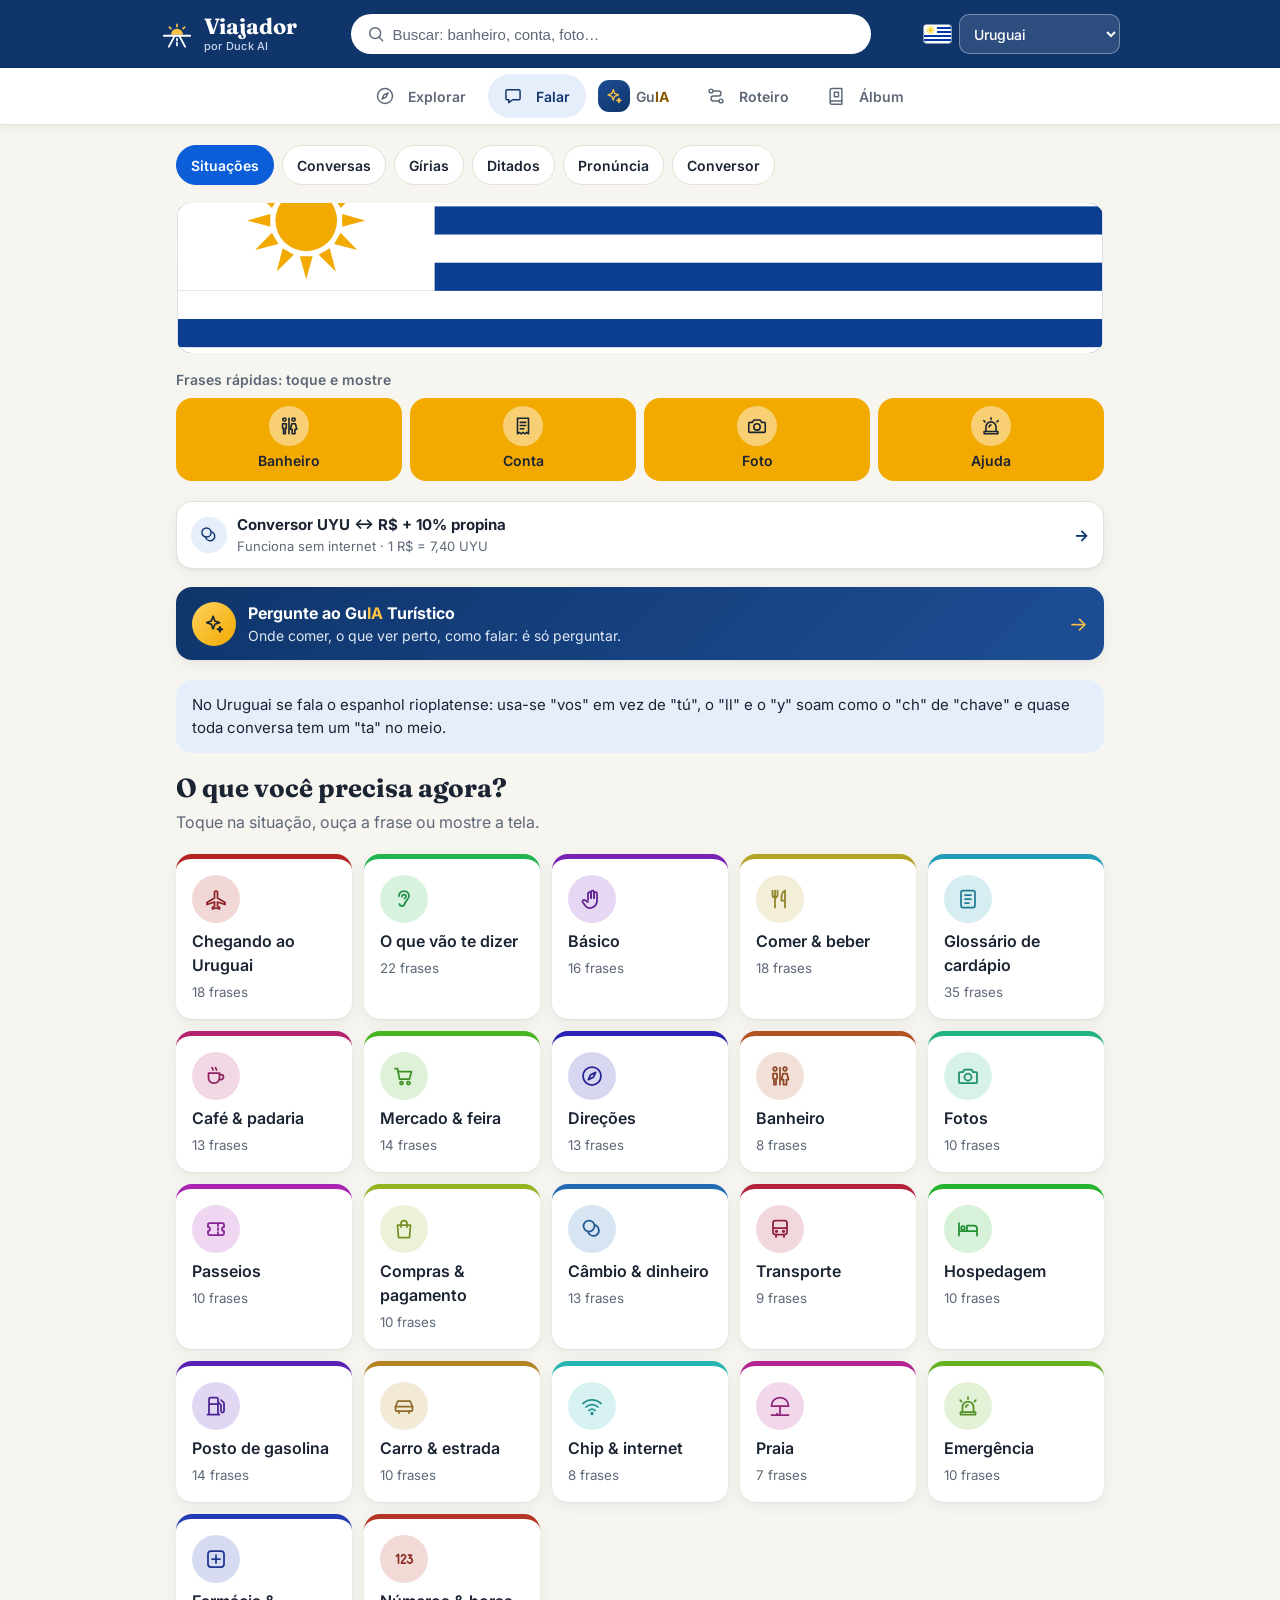
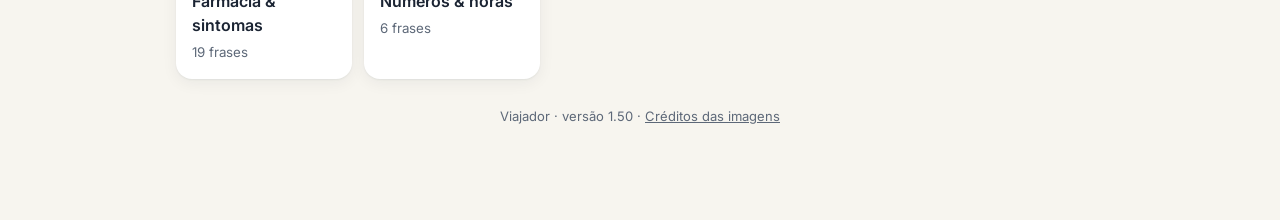
<file: index.html>
<!doctype html>
<html lang="pt-BR">
<head>
  <meta charset="utf-8">
  <meta name="viewport" content="width=device-width, initial-scale=1, viewport-fit=cover">
  <title>Viajador</title>
  <meta name="description" content="Guia de bolso para viajar pelo Uruguai e pelo Rio Grande do Sul: roteiros, lugares perto de você, frases com pronúncia, gírias, álbum, história e GuIA, mesmo sem internet.">
  <meta name="theme-color" content="#0F356B" media="(prefers-color-scheme: light)">
  <meta name="theme-color" content="#0b2a63" media="(prefers-color-scheme: dark)">
  <link rel="manifest" href="manifest.webmanifest">
  <link rel="icon" href="icons/icon.svg" type="image/svg+xml">
  <link rel="apple-touch-icon" href="icons/apple-touch-icon.png">
  <meta name="mobile-web-app-capable" content="yes">
  <meta name="apple-mobile-web-app-capable" content="yes">
  <meta name="apple-mobile-web-app-title" content="Viajador">
  <link rel="preconnect" href="https://fonts.googleapis.com">
  <link rel="preconnect" href="https://fonts.gstatic.com" crossorigin>
  <link href="https://fonts.googleapis.com/css2?family=Fraunces:opsz,wght@9..144,600;9..144,700&family=Inter:wght@400;500;600&display=swap" rel="stylesheet">
  <link rel="stylesheet" href="styles.css">
</head>
<body>
  <!-- Abertura com o Duck enquanto os dados do destino carregam; o app.js tira com transição quando a tela está pronta. -->
  <div class="abertura" id="abertura" role="status">
    <div class="duck-loading">
      <div class="duck-quadro">
        <video autoplay loop muted playsinline disablepictureinpicture poster="img/duck-loading-poster.webp" aria-hidden="true">
          <source src="img/duck-loading.webm" type="video/webm">
          <source src="img/duck-loading.mp4" type="video/mp4">
        </video>
        <img class="duck-img" src="img/duck-loading.webp" alt="" aria-hidden="true">
      </div>
      <p>Preparando o mapa da viagem…</p>
    </div>
  </div>
  <script>
    // Sem movimento: fica só a imagem. Segurança: se o app não abrir, a abertura some sozinha em 8 s.
    (function () {
      var a = document.getElementById("abertura");
      if (!a) return;
      if (window.matchMedia && matchMedia("(prefers-reduced-motion: reduce)").matches) { var v = a.querySelector("video"); if (v) v.remove(); }
      setTimeout(function () { a.classList.add("saindo"); }, 8000);
    })();
  </script>
  <a class="pular" href="#conteudo" id="pular">Pular para o conteúdo</a>
  <header class="topo" id="topo">
    <div class="topo-linha">
      <!-- Símbolo C: sol nascendo sobre o horizonte e a estrada. Mesmo desenho de icons/icon.svg. -->
      <a href="#/" class="marca" aria-label="Viajador, início">
        <svg class="marca-simbolo" viewBox="0 0 48 48" aria-hidden="true" focusable="false">
          <path class="marca-sol" d="M15.5 25A8.5 8.5 0 0 1 32.5 25Z"/>
          <g class="marca-raios"><path d="M24 10.5v3"/><path d="M13.2 14.4l2.1 2.1"/><path d="M34.8 14.4l-2.1 2.1"/></g>
          <g class="marca-estrada"><path d="M5.5 26.5H42.5" stroke-width="2.6"/><path d="M20.8 26.5 12.5 42"/><path d="M27.2 26.5 35.5 42"/><path d="M24 30.5v2.6M24 36.2v4"/></g>
        </svg>
        <span class="marca-texto"><span>Viajador</span><span class="marca-assina">por Duck AI</span></span>
      </a>
      <label class="busca">
        <span class="sr">Buscar frase</span>
        <svg class="ico busca-lupa" viewBox="0 0 24 24" aria-hidden="true" focusable="false"><circle cx="11" cy="11" r="6.5"/><path d="m20 20-4.4-4.4"/></svg>
        <input id="busca" type="search" placeholder="Buscar: banheiro, conta, foto…" autocomplete="off">
      </label>
      <label class="pais">
        <span class="pais-bandeira" id="pais-bandeira" aria-hidden="true"></span>
        <span class="sr">País</span>
        <select id="pais"></select>
      </label>
    </div>
    <!-- Cinco pilares (docs/APP_SPEC.md). No celular a barra vai para baixo da tela, com o GuIA elevado no centro;
         no PC fica na 2ª linha do topo. As outras seções viram sub-abas dentro de cada pilar (PILARES, em app.js). -->
    <nav class="abas" id="abas" aria-label="Seções principais">
      <a href="#/guia" data-pilar="explorar"><span class="aba-icone"><svg class="ico" viewBox="0 0 24 24" aria-hidden="true" focusable="false"><circle cx="12" cy="12" r="9"/><path d="m15.6 8.4-2.3 4.9-4.9 2.3 2.3-4.9z"/></svg></span><span class="aba-nome">Explorar</span></a>
      <a href="#/" data-pilar="falar"><span class="aba-icone"><svg class="ico" viewBox="0 0 24 24" aria-hidden="true" focusable="false"><path d="M5 4.5h14A1.5 1.5 0 0 1 20.5 6v9a1.5 1.5 0 0 1-1.5 1.5h-7.5L7 20v-3.5H5A1.5 1.5 0 0 1 3.5 15V6A1.5 1.5 0 0 1 5 4.5z"/></svg></span><span class="aba-nome" id="aba-falar-nome">Falar</span></a>
      <a href="#/ia" data-pilar="ia" class="aba-ia"><span class="aba-icone"><svg class="ico" viewBox="0 0 24 24" aria-hidden="true" focusable="false"><path d="M11 3.5l1.9 5.1 5.1 1.9-5.1 1.9L11 17.5l-1.9-5.1L4 10.5l5.1-1.9z"/><path d="M18.5 15l.8 2 2 .8-2 .8-.8 2-.8-2-2-.8 2-.8z"/></svg></span><span class="aba-nome">Gu<span class="ia">IA</span></span></a>
      <a href="#/roteiro" data-pilar="roteiro"><span class="aba-icone"><svg class="ico" viewBox="0 0 24 24" aria-hidden="true" focusable="false"><circle cx="6" cy="6" r="2.25"/><circle cx="18" cy="18" r="2.25"/><path d="M8.25 6H15a3 3 0 0 1 0 6H9a3 3 0 0 0 0 6h6.75"/></svg></span><span class="aba-nome">Roteiro</span></a>
      <a href="#/album" data-pilar="album"><span class="aba-icone"><svg class="ico" viewBox="0 0 24 24" aria-hidden="true" focusable="false"><path d="M5 5a2 2 0 0 1 2-2h12v15H7a2 2 0 0 0-2 2z"/><path d="M5 20a2 2 0 0 0 2 2h12v-4"/><path d="M10 7.5h5v5.5h-5z"/></svg></span><span class="aba-nome">Álbum</span></a>
    </nav>
  </header>

  <main id="conteudo" class="conteudo" tabindex="-1"></main>

  <div class="mostrar" id="mostrar" hidden role="dialog" aria-modal="true" aria-label="Frase em tela cheia">
    <div class="mostrar-barra">
      <button class="mostrar-btn" id="mostrar-menos" aria-label="Diminuir letra">A−</button>
      <button class="mostrar-btn" id="mostrar-mais" aria-label="Aumentar letra">A+</button>
      <button class="mostrar-btn" id="mostrar-girar" aria-label="Girar frase" aria-pressed="false"><svg class="ico" viewBox="0 0 24 24" aria-hidden="true" focusable="false"><path d="M19.5 12a7.5 7.5 0 1 1-2.2-5.3"/><path d="M19.5 4.5v4h-4"/></svg></button>
      <button class="mostrar-btn" id="mostrar-ouvir" aria-label="Ouvir frase"><svg class="ico" viewBox="0 0 24 24" aria-hidden="true" focusable="false"><path d="M4 9.5v5h3.5L12 18.5v-13L7.5 9.5z"/><path d="M15.5 9a4 4 0 0 1 0 6"/><path d="M18 6.5a7.5 7.5 0 0 1 0 11"/></svg></button>
      <button class="mostrar-btn mostrar-fechar" id="mostrar-fechar" aria-label="Fechar"><svg class="ico" viewBox="0 0 24 24" aria-hidden="true" focusable="false"><path d="m6.5 6.5 11 11M17.5 6.5l-11 11"/></svg></button>
    </div>
    <div class="mostrar-texto" id="mostrar-texto">
      <p class="mostrar-es" id="mostrar-es" lang="es"></p>
      <p class="mostrar-pr" id="mostrar-pr"></p>
      <p class="mostrar-pt" id="mostrar-pt"></p>
    </div>
    <p class="mostrar-acesa" id="mostrar-acesa" hidden><svg class="ico" viewBox="0 0 24 24" aria-hidden="true" focusable="false"><circle cx="12" cy="12" r="4"/><path d="M12 3v1.5M12 19.5V21M3 12h1.5M19.5 12H21M5.6 5.6l1.1 1.1M17.3 17.3l1.1 1.1M5.6 18.4l1.1-1.1M17.3 6.7l1.1-1.1"/></svg> Tela fica acesa</p>
  </div>

  <!-- GPS do Explorar: só abre quando a permissão ainda não foi dada. -->
  <dialog class="dialogo-gps" id="dialogo-gps" aria-labelledby="dialogo-gps-titulo">
    <svg class="ico dialogo-gps-icone" viewBox="0 0 24 24" aria-hidden="true" focusable="false"><circle cx="12" cy="12" r="6.5"/><circle cx="12" cy="12" r="2"/><path d="M12 2.5v3M12 18.5v3M2.5 12h3M18.5 12h3"/></svg>
    <h2 id="dialogo-gps-titulo">Ver o que dá pra ir a pé</h2>
    <p>Sua localização fica só neste aparelho e serve para ordenar a lista pelo que está mais perto.</p>
    <div class="dialogo-gps-botoes">
      <button type="button" class="btn" id="gps-agora-nao">Agora não</button>
      <button type="button" class="btn btn-ficha" id="gps-ativar">Ativar localização</button>
    </div>
  </dialog>

  <div class="aviso" id="aviso" role="status" aria-live="polite"></div>

  <!-- Ranking online. A chave publicável pode ficar aqui: as regras em supabase/ranking.sql protegem os dados. -->
  <script>window.VIAJADOR_SUPABASE = { url: "https://tmhpqmhmjxgpjudruftr.supabase.co", chave: "sb_publishable_qmWelbAPViqydfEpaUXrUA_vaeuThW1" };</script>
  <!-- Um script por país (inclua também em NUCLEO, no sw.js); o primeiro é o padrão. -->
  <script src="data/uy.js"></script>
  <script src="data/rs.js"></script>
  <script src="app.js"></script>
</body>
</html>
</file>
<file: styles.css>
:root {
  --fundo: #f7f5ef;
  --cartao: #ffffff;
  --texto: #1b2433;
  --suave: #5d6878;
  --linha: #e5e1d6;
  --celeste: #0f356b;
  --celeste-claro: #e6eefb;
  --sol: #f2a900;
  --sol-claro: #fff4d6;
  --topo: #0f356b;
  --borda-btn: #7d8796;
  --foco: #0f356b;
  /* Acento territorial: só em chips ativos; a marca (topo, barra, botões principais) fica neutra. */
  --acento: #0f356b;
  --sombra: 0 1px 2px rgba(20, 30, 50, .06), 0 4px 16px rgba(20, 30, 50, .06);
  --raio: 16px;
  /* Onda B: turnos do roteiro (cor e texto sobre ela), verde de "Já fui" e dourado para texto (contraste AA no papel). */
  --turno-manha: #d98a00; --turno-manha-txt: #1b2433;
  --turno-tarde: #b44a1f; --turno-tarde-txt: #fff;
  --turno-noite: #3d4f8f; --turno-noite-txt: #fff;
  --verde: #1e7a4c; --verde-claro: #e3f3ea;
  --sol-texto: #8a5800;
  color-scheme: light;
}
@media (prefers-color-scheme: dark) {
  :root {
    --fundo: #0f1420;
    --cartao: #182030;
    --texto: #eef1f6;
    --suave: #9aa6b8;
    --linha: #283247;
    --celeste: #8fb6ff;
    --celeste-claro: #1c2a47;
    --sol: #ffc23d;
    --sol-claro: #2e2614;
    --topo: #0b2a63;
    --borda-btn: #6f7c91;
    --foco: #ffc23d;
    --sombra: 0 1px 2px rgba(0, 0, 0, .3);
    --turno-manha: #ffc445; --turno-manha-txt: #1b2433;
    --turno-tarde: #ff8f5a; --turno-tarde-txt: #1b2433;
    --turno-noite: #8fa3e8; --turno-noite-txt: #1b2433;
    --verde: #4cc38a; --verde-claro: #12291e;
    --sol-texto: #ffc23d;
    --acento: #8fb6ff;
    color-scheme: dark;
  }
}
/* UY: azul da bandeira. RS: verde-mate. Texto branco sobre o acento com contraste de 5:1 ou mais; no escuro, texto escuro. */
:root[data-pais="uy"] { --acento: #0b5ed7; --acento-txt: #fff; }
:root[data-pais="rs"] { --acento: #1b7a4a; --acento-txt: #fff; }
@media (prefers-color-scheme: dark) {
  :root[data-pais="uy"] { --acento: #7db0ff; --acento-txt: #0f1420; }
  :root[data-pais="rs"] { --acento: #63c995; --acento-txt: #0f1420; }
}

* { box-sizing: border-box; }
html { -webkit-text-size-adjust: 100%; scroll-padding-top: 130px; }
body {
  margin: 0;
  background: var(--fundo);
  color: var(--texto);
  font: 16px/1.5 Inter, system-ui, sans-serif;
}
a { color: inherit; }
button { font: inherit; color: inherit; }
.sr { position: absolute; width: 1px; height: 1px; overflow: hidden; clip: rect(0 0 0 0); }

/* Foco sempre visível; sobre o azul do topo e do "Mostrar" o anel é dourado. */
:focus-visible { outline: 3px solid var(--foco); outline-offset: 2px; }
.topo :focus-visible, .mostrar :focus-visible, .pular:focus-visible { outline-color: #ffc23d; }
.conteudo:focus-visible { outline: none; }
.pular {
  position: absolute; left: 8px; top: -80px; z-index: 20;
  background: var(--topo); color: #fff; padding: 12px 16px; border-radius: 12px;
}
.pular:focus { top: 8px; }
@media (prefers-reduced-motion: reduce) {
  * { transition: none !important; }
}

/* Topo */
.topo {
  position: sticky; top: 0; z-index: 10;
  background: var(--topo);
  color: #fff;
  padding: 12px 16px 12px;
  padding-top: max(12px, env(safe-area-inset-top));
}
.topo-linha { display: flex; flex-wrap: wrap; align-items: center; justify-content: space-between; column-gap: 16px; max-width: 760px; margin: 0 auto; }
.marca { display: flex; align-items: center; gap: 10px; min-height: 44px; text-decoration: none; font: 700 22px Fraunces, Georgia, serif; }
.marca-simbolo { flex: none; width: 34px; height: 34px; fill: none; stroke-linecap: round; }
.marca-sol { fill: #ffc445; }
.marca-raios { stroke: #ffc445; stroke-width: 2.4; }
.marca-estrada { stroke: #fff; stroke-width: 2.4; }
.marca-texto { display: grid; line-height: 1.05; }
.marca-assina { font: 500 11px Inter, system-ui, sans-serif; letter-spacing: .02em; color: #c9d6ee; }
.pais { display: flex; align-items: center; gap: 8px; }
.pais-bandeira { display: flex; }
.bandeira { width: 27px; height: 18px; border-radius: 3px; box-shadow: 0 0 0 1px rgba(255, 255, 255, .5); vertical-align: middle; }
h1 .bandeira { width: 36px; height: 24px; margin-right: 4px; vertical-align: -2px; box-shadow: 0 0 0 1px rgba(10, 20, 40, .15); }
.pais select {
  height: 40px; border: 1px solid rgba(255, 255, 255, .35); border-radius: 10px; padding: 0 10px;
  font: 500 14px Inter, system-ui, sans-serif;
  background: rgba(255, 255, 255, .12); color: #fff; cursor: pointer;
}
.pais option { background: #fff; color: #1b2433; }
/* Busca em pílula com lupa à esquerda (protótipo v2). */
.busca { position: relative; display: block; order: 3; flex: 1 0 100%; margin: 6px 0 0; }
.busca-lupa { position: absolute; left: 15px; top: 50%; width: 19px; height: 19px; transform: translateY(-50%); color: #5d6878; pointer-events: none; }
.busca input {
  width: 100%; border: 0; border-radius: 999px;
  padding: 12px 16px 12px 44px; font-size: 16px;
  background: #fff; color: #1b2433;
}
.busca input { min-height: 44px; }
@media (min-width: 700px) { .busca input { min-height: 40px; height: 40px; padding: 8px 16px 8px 42px; font-size: 15px; } }
.busca input::placeholder { color: #5d6878; opacity: 1; }
/* Cinco pilares. No PC, uma linha de abas no topo azul; no celular, barra clara embaixo com o GuIA elevado. */
.abas { position: relative; display: flex; gap: 4px; max-width: 760px; margin: 8px auto 0; }
.abas > a {
  flex: none; display: flex; align-items: center; gap: 7px; min-height: 44px; padding: 0 12px; text-decoration: none;
  font-size: 14px; font-weight: 500; color: #dfe7f5; border-bottom: 3px solid transparent;
}
.abas > a:hover { color: #fff; }
.abas > a.ativa { color: #fff; border-color: var(--sol); }
.abas .ico { width: 18px; height: 18px; }
.aba-icone { display: inline-grid; place-items: center; }
/* "GuIA": o IA em destaque, para o I maiúsculo não ser lido como l na fonte sem serifa. */
.abas .ia { color: var(--sol); font-weight: 700; }
.abas :focus-visible { outline-offset: -3px; }
.abas [hidden] { display: none; }
.abas > a.aba-ia { align-self: center; min-height: 36px; margin: 0 4px; padding: 0 14px; border: 0; border-radius: 999px; color: #fff; font-weight: 600;
  background: rgba(255, 196, 69, .14); box-shadow: inset 0 0 0 1.5px var(--sol); }
.abas > a.aba-ia .aba-icone { color: var(--sol); }
.abas > a.aba-ia.ativa { background: rgba(255, 196, 69, .28); box-shadow: inset 0 0 0 2px var(--sol); }

/* Sub-abas de cada pilar (Explorar, Falar, Álbum): chips logo abaixo do topo. O ativo usa o acento do território. */
.subabas { display: flex; flex-wrap: wrap; gap: 8px; margin: 0 0 18px; }
.subaba {
  display: inline-flex; align-items: center; min-height: 40px; padding: 0 14px; border-radius: 999px; white-space: nowrap;
  border: 1px solid var(--linha); background: var(--cartao); color: var(--texto); font-size: 14px; font-weight: 600; text-decoration: none;
}
.subaba:hover { border-color: var(--acento); }
.subaba.ativa { background: var(--acento); border-color: var(--acento); color: var(--acento-txt, #fff); }
@media (max-width: 699px) {
  .subabas { flex-wrap: nowrap; overflow-x: auto; scrollbar-width: none; margin: -4px -16px 16px; padding: 4px 16px; }
  .subabas::-webkit-scrollbar { display: none; }
  .subaba { flex: none; }
}
/* Filtros de cidade ou região ativos também levam o acento. */
.filtros .btn.on[data-acao="filtro"], .filtros .btn.on[data-acao="regiao"], .filtros .btn.on[data-acao="roteiro-cidade"] {
  background: var(--acento); border-color: var(--acento); color: var(--acento-txt, #fff);
}

/* PC e notebook: busca na mesma linha da marca, para o topo ocupar menos altura. */
@media (min-width: 700px) {
  .busca { order: 0; flex: 1 1 auto; max-width: 420px; margin: 0; }
}

/* Celular: as abas viram uma barra fixa embaixo, ao alcance do polegar. */
@media (max-width: 699px) {
  .abas {
    position: fixed; left: 0; right: 0; bottom: 0; z-index: 10;
    max-width: none; margin: 0; gap: 0; align-items: flex-end;
    padding: 4px max(4px, env(safe-area-inset-left)) max(6px, env(safe-area-inset-bottom)) max(4px, env(safe-area-inset-right));
    background: var(--cartao); border-top: 1px solid var(--linha); box-shadow: 0 -2px 12px rgba(10, 20, 40, .08);
  }
  .abas > a {
    flex: 1 1 0; min-width: 0; flex-direction: column; justify-content: center; gap: 3px;
    min-height: 56px; padding: 4px 2px; margin: 0;
    font-size: 11.5px; line-height: 1.2; text-align: center; color: var(--suave); border-bottom: 0;
  }
  .abas > a:hover { color: var(--texto); }
  .abas > a .aba-icone { width: 48px; height: 30px; border-radius: 999px; }
  .abas .ico { width: 22px; height: 22px; }
  .abas > a.ativa { color: var(--celeste); font-weight: 700; }
  .abas > a.ativa .aba-icone { background: var(--celeste-claro); }
  .abas .ia { color: var(--sol-texto); }
  /* GuIA no centro, elevado: quadrado azul com ícone dourado e anel da cor da barra. */
  .abas > a.aba-ia { align-self: flex-end; min-height: 56px; margin: 0; padding: 4px 2px; border-radius: 0; background: none; box-shadow: none; color: var(--suave); font-weight: 700; }
  .abas > a.aba-ia .aba-icone {
    width: 54px; height: 54px; margin-top: -26px; border-radius: 18px; color: #ffc445;
    background: linear-gradient(150deg, #1d4e95, #0f356b); box-shadow: 0 0 0 5px var(--cartao), 0 8px 18px rgba(15, 53, 107, .35);
  }
  .abas > a.aba-ia .ico { width: 26px; height: 26px; }
  .abas > a.aba-ia.ativa { background: none; box-shadow: none; color: var(--celeste); }
  .abas > a.aba-ia.ativa .aba-icone { background: linear-gradient(150deg, #1d4e95, #0f356b); box-shadow: 0 0 0 5px var(--cartao), 0 0 0 7px var(--sol); }
  .abas :focus-visible { outline-color: var(--foco); }
  .conteudo { padding-bottom: calc(96px + env(safe-area-inset-bottom)); }
  .aviso { bottom: calc(80px + env(safe-area-inset-bottom)); }
  /* Com o teclado aberto, a barra só atrapalharia. */
  body:has(input:focus, textarea:focus) .abas { display: none; }
}

/* Conteúdo */
.conteudo { max-width: 760px; margin: 0 auto; padding: 20px 16px 80px; outline: none; }
h1, h2, h3 { font-family: Fraunces, Georgia, serif; line-height: 1.2; margin: 0; }
h1 { font-size: 26px; margin-bottom: 6px; }
h2 { font-size: 20px; margin: 28px 0 12px; }
.lead { color: var(--suave); margin: 0 0 20px; }
.voltar { display: inline-flex; align-items: center; min-height: 44px; margin-bottom: 4px; color: var(--celeste); text-decoration: none; font-weight: 500; }

/* Frases rápidas */
.rapidas { margin-bottom: 20px; }
.rapidas-titulo { font-size: 14px; font-weight: 600; color: var(--suave); margin: 0 0 8px; }
.rapidas-grade { display: grid; grid-template-columns: repeat(4, 1fr); gap: 8px; }
.rapida {
  display: flex; flex-direction: column; align-items: center; justify-content: center; gap: 2px;
  min-height: 76px; padding: 8px 4px; border: 0; border-radius: var(--raio);
  background: var(--sol); color: #1b2433; font-size: 14px; font-weight: 600; cursor: pointer;
  transition: transform .15s;
}
.rapida:active { transform: scale(.97); }
.rapida .emoji { font-size: 24px; line-height: 1.2; }

.grade { display: grid; grid-template-columns: repeat(auto-fill, minmax(150px, 1fr)); gap: 12px; }
.categoria {
  display: flex; flex-direction: column; gap: 6px;
  padding: 16px; border-radius: var(--raio);
  background: var(--cartao); box-shadow: var(--sombra);
  text-decoration: none; transition: transform .15s;
}
.categoria:active { transform: scale(.97); }
.categoria .emoji { font-size: 28px; }
.categoria strong { font-weight: 600; }
.categoria small { color: var(--suave); }

.lista { display: grid; gap: 10px; }
.frase {
  background: var(--cartao); border-radius: var(--raio); box-shadow: var(--sombra);
  padding: 14px 16px;
}
.frase-es { font-size: 19px; font-weight: 600; margin: 0; }
.frase-pr {
  display: inline-block; margin: 6px 0 4px;
  background: var(--sol-claro); color: var(--texto);
  padding: 2px 8px; border-radius: 6px;
  font-size: 14px; letter-spacing: .02em;
}
.frase-pt { color: var(--suave); margin: 0; }
.frase-dica { margin: 8px 0 0; font-size: 14px; padding-left: 10px; border-left: 3px solid var(--sol); }
.frase-regioes { margin: 8px 0 0; font-size: 13px; color: var(--suave); }
.frase-acoes { display: flex; flex-wrap: wrap; gap: 8px; margin-top: 10px; }
mark { background: #ffe08a; color: #1b2433; border-radius: 3px; padding: 0 1px; }
.btn {
  border: 1px solid var(--borda-btn); background: transparent;
  border-radius: 999px; min-height: 44px; padding: 6px 14px; font-size: 14px; cursor: pointer;
  display: inline-flex; align-items: center; gap: 6px;
}
.btn:hover { background: var(--celeste-claro); }
.btn.on { background: var(--sol); border-color: var(--sol); color: #1b2433; }

.intro {
  background: var(--celeste-claro); border-radius: var(--raio);
  padding: 14px 16px; margin-bottom: 20px; font-size: 15px;
}

.tabela { display: grid; gap: 10px; }
.item { background: var(--cartao); border-radius: var(--raio); box-shadow: var(--sombra); padding: 14px 16px; }
.item h3 { font-size: 18px; }
.item p { margin: 4px 0 0; }
.item .suave { color: var(--suave); font-size: 14px; }
.check { display: flex; gap: 12px; align-items: flex-start; cursor: pointer; min-height: 44px; }
.check input { width: 22px; height: 22px; margin: 2px 0 0; flex: none; accent-color: var(--celeste); }
.check small { display: block; margin-top: 2px; }
.check input:checked + span strong { text-decoration: line-through; }
.btn-gps { min-height: 44px; }
.chat { display: grid; gap: 10px; margin-bottom: 14px; }
.chat-msg { max-width: 88%; padding: 10px 14px; border-radius: 16px; background: var(--cartao); box-shadow: var(--sombra); }
.chat-msg p { margin: 0; white-space: pre-wrap; }
.chat-msg .btn { margin-top: 8px; }
.chat-eu { justify-self: end; background: var(--celeste); color: #fff; border-bottom-right-radius: 4px; }
.chat-guia { justify-self: start; border-bottom-left-radius: 4px; }
.chat-erro { justify-self: start; background: var(--sol-claro); }
.chat-pensando p { animation: pulsar 1.2s infinite; }
@keyframes pulsar { 50% { opacity: .4; } }
.chat-sugestoes { display: flex; flex-wrap: wrap; gap: 8px; }
.chat-sugestoes .btn { min-height: 44px; text-align: left; }
.chat-entrada textarea { width: 100%; padding: 12px; font: inherit; font-size: 16px; border: 1px solid var(--borda-btn); border-radius: 12px; background: var(--cartao); color: var(--texto); resize: vertical; }
.chat-botoes { display: flex; flex-wrap: wrap; gap: 8px; margin-top: 8px; }
.chat-opcao { display: flex; gap: 8px; align-items: center; margin-top: 10px; font-size: 14px; }
@media (prefers-reduced-motion: reduce) { .chat-pensando p { animation: none; } }
.capa { display: block; width: 100%; height: auto; max-height: 150px; object-fit: cover; border-radius: var(--raio); margin-bottom: 16px; }
.heroi { margin: 0 0 14px; }
.heroi img { display: block; width: 100%; max-height: 300px; object-fit: cover; border-radius: var(--raio); background: var(--linha); }
.credito { margin: 6px 0 0; font-size: 12px; color: var(--suave); }
.credito a, .versao a { color: inherit; }
.mini { flex: none; width: 76px; height: 76px; object-fit: cover; border-radius: 12px; background: var(--linha); }
.lugar-foto { display: block; width: 100%; max-height: 190px; object-fit: cover; border-radius: 12px; margin-bottom: 10px; background: var(--linha); }
.pessoa { display: flex; gap: 12px; align-items: flex-start; }
.retrato { flex: none; width: 68px; height: 68px; object-fit: cover; object-position: top; border-radius: 50%; border: 3px solid var(--sol); background: var(--linha); }
.categoria { border-top: 5px solid var(--cor, var(--sol)); }
.categoria .emoji { display: inline-grid; place-items: center; width: 48px; height: 48px; border-radius: 50%; background: color-mix(in srgb, var(--cor, var(--sol)) 18%, transparent); }
.selo { flex: none; width: 56px; height: 56px; border-radius: 14px; }
.nivel { border-left: 6px solid var(--cor-nivel); }
.nivel-turista { --cor-nivel: #2a9d8f; }
.nivel-viajante { --cor-nivel: #2f6fd0; }
.nivel-uruguaio { --cor-nivel: #7a4a24; }
.nivel-extreme { --cor-nivel: #e4441a; }
.nivel-futebol { --cor-nivel: #2e8b3d; }
.quiz-topo { display: flex; align-items: center; gap: 10px; }
.quiz-topo .selo { width: 44px; height: 44px; }
.quiz-topo p { margin: 0; line-height: 1.3; }
.quiz-topo .suave { font-size: 14px; color: var(--suave); }
.quiz-placar { margin-left: auto !important; text-align: right; font-size: 14px; color: var(--suave); }
.quiz-acertos { font: 700 22px Fraunces, Georgia, serif; color: var(--texto); }
.quiz-seguidas { font-weight: 600; color: #b55a00; }
/* Uma casa por pergunta: verde acertou, vermelho errou, contorno na atual. */
.quiz-segmentos { list-style: none; display: flex; gap: 4px; margin: 12px 0 4px; padding: 0; }
.quiz-segmentos li { flex: 1; height: 8px; border-radius: 999px; background: var(--linha); transition: background .25s; }
.quiz-segmentos li.atual { background: var(--sol); }
.quiz-segmentos li.certa { background: #1b7f4b; }
.quiz-segmentos li.errada { background: #c0392b; }
.quiz-opcao { display: flex; align-items: center; gap: 12px; width: 100%; font-size: 16px; }
.quiz-opcao:not(:disabled):hover { border-color: var(--celeste); }
.quiz-letra {
  flex: none; display: grid; place-items: center; width: 28px; height: 28px; border-radius: 8px;
  background: var(--celeste-claro); color: var(--celeste); font-size: 14px; font-weight: 700;
}
.quiz-texto { flex: 1; min-width: 0; }
.quiz-marca { flex: none; font-weight: 700; font-size: 18px; }
.quiz-marca.certa { color: #1b7f4b; }
.quiz-marca.errada { color: #c0392b; }
.quiz-opcao.certa .quiz-letra { background: #1b7f4b; color: #fff; }
.quiz-opcao.errada .quiz-letra { background: #c0392b; color: #fff; }
.quiz-opcao.apagada { opacity: .6; }
.quiz-retorno { margin: 0 0 4px; padding: 12px 14px; border-radius: 12px; border-left: 4px solid; animation: surgir .25s ease-out; }
.quiz-retorno p { margin: 6px 0 0; }
.quiz-retorno > strong { font-size: 17px; }
.quiz-retorno.certa { background: #dff5e8; border-color: #1b7f4b; color: #123; }
.quiz-retorno.errada { background: #fbe4e1; border-color: #c0392b; color: #123; }
.btn-principal { min-height: 52px; background: var(--sol); border-color: var(--sol); color: #1b2433; font-size: 16px; font-weight: 600; }
.btn-principal:hover { background: #ffc23d; }
#quiz-proxima { scroll-margin-bottom: 96px; } /* acima da barra de abas */
.quiz-resultado { text-align: center; }
.quiz-resultado h1 { font-size: 34px; }
.quiz-resultado .lead { margin-bottom: 8px; }
.quiz-resultado .quiz-segmentos { max-width: 320px; margin: 8px auto 12px; }
.recorde { display: inline-block; padding: 2px 10px; border-radius: 999px; background: var(--sol-claro); color: var(--texto); font-weight: 600; font-size: 13px; }
.quiz-revisao { margin-top: 20px; }
.quiz-revisao summary { cursor: pointer; font-weight: 600; min-height: 44px; display: flex; align-items: center; }
.quiz-revisao ol { margin: 4px 0 0; padding-left: 20px; }
.quiz-revisao li { margin-bottom: 14px; }
.quiz-revisao li p { margin: 4px 0 0; }
.nivel-progresso { display: block; height: 6px; margin: 8px 0 4px; border-radius: 999px; background: var(--linha); overflow: hidden; }
.nivel-progresso span { display: block; height: 100%; background: var(--cor-nivel, var(--sol)); }
.nivel-info { font-size: 13px; color: var(--suave); }
.nivel-info .recorde { margin-left: 2px; }
@media (prefers-reduced-motion: reduce) { .quiz-retorno { animation: none; } }
@media (prefers-color-scheme: dark) { .quiz-seguidas { color: var(--sol); } }
.quiz-imagem, .quiz-revela { display: block; width: 100%; max-height: 300px; object-fit: cover; border-radius: var(--raio); margin-bottom: 14px; background: var(--linha); }
.quiz-revela { margin-top: 12px; animation: surgir .35s ease-out; }
.quiz-revela-pessoa { width: 140px; height: 140px; border-radius: 50%; object-position: top; }
.quiz-opcao.certa { animation: certo .4s ease-out; }
.quiz-opcao.errada { animation: errado .35s ease-out; }
.medalha { display: block; width: 110px; height: 110px; margin: 8px auto 12px; animation: surgir .45s ease-out; }
@keyframes surgir { from { opacity: 0; transform: scale(.9); } to { opacity: 1; transform: none; } }
@keyframes certo { 50% { transform: scale(1.03); } }
@keyframes errado { 25% { transform: translateX(-6px); } 75% { transform: translateX(6px); } }
@media (prefers-reduced-motion: reduce) { .quiz-revela, .quiz-opcao.certa, .quiz-opcao.errada, .medalha { animation: none; } }
.versao { margin-top: 28px; text-align: center; font-size: 13px; color: var(--suave); }
.ranking { margin: 8px 0 16px; padding-left: 22px; }
.ranking li { margin-bottom: 6px; }
.ranking-nivel { margin-top: 14px; font-size: 16px; }
.ranking-nome { display: block; margin: 12px 0 8px; font-weight: 600; }
.ranking-nome input { display: block; width: 100%; margin-top: 6px; padding: 12px; font-size: 16px; border: 1px solid var(--borda-btn); border-radius: 10px; background: var(--cartao); color: var(--texto); }
a.btn { text-decoration: none; }
.filtros a.btn { min-height: 44px; }
.linha-tempo { list-style: none; margin: 0; padding: 0 0 0 14px; border-left: 3px solid var(--sol); }
.linha-tempo li { margin-bottom: 16px; }
.linha-tempo p { margin: 2px 0 0; font-size: 15px; }
.linha-data { display: block; font-size: 13px; font-weight: 600; color: var(--celeste); }
.quiz-pergunta { font-size: 22px; margin: 10px 0 16px; }
.quiz-opcoes { display: grid; gap: 10px; margin-bottom: 14px; }
.quiz-opcao { min-height: 48px; padding: 10px 14px; text-align: left; border: 1px solid var(--linha); border-radius: 12px; background: var(--cartao); cursor: pointer; }
.quiz-opcao:disabled { cursor: default; color: var(--texto); }
.quiz-opcao.certa { border: 2px solid #1b7f4b; background: #dff5e8; color: #123; }
.quiz-opcao.errada { border: 2px solid #c0392b; background: #fbe4e1; color: #123; }
.filtros { display: flex; flex-wrap: wrap; gap: 8px; margin-bottom: 16px; }
.filtros .btn { min-height: 44px; }
.ver-todos { margin-top: 16px; width: 100%; justify-content: center; }
.gps-nota { color: var(--suave); font-size: 14px; margin: 8px 0 16px; }
.ponto { display: flex; gap: 12px; align-items: flex-start; text-decoration: none; }
.ponto .emoji { font-size: 26px; line-height: 1.2; }
.ponto-texto { display: flex; flex-direction: column; gap: 2px; }
.ponto-dist { font-weight: 600; color: var(--celeste); }
.historia { margin-top: 16px; }
.historia p { margin: 0 0 12px; font-size: 17px; line-height: 1.6; }
.fontes { margin: 0; padding-left: 20px; font-size: 14px; }
.fontes li { margin-bottom: 8px; }
.fontes a { color: var(--celeste); }
.item .ex { font-style: italic; font-size: 14px; color: var(--suave); }
.alerta { color: #c0392b; }
@media (prefers-color-scheme: dark) { .alerta { color: #ff8a7a; } }

.lugar { margin-bottom: 14px; }
.lugar-topo { display: flex; gap: 10px; align-items: baseline; }
.lugar .lista { margin-top: 10px; }
.lugar .frase { box-shadow: none; border: 1px solid var(--linha); }

.vazio { text-align: center; color: var(--suave); padding: 40px 0; }
.instalar { margin-top: 28px; }
.instalar p { margin: 0; color: var(--suave); font-size: 14px; }

/* Mostrar em tela cheia */
.mostrar {
  --escala: 1;
  --ajuste: 1;
  --base: clamp(32px, 9vw, 64px);
  position: fixed; inset: 0; z-index: 50;
  background: var(--topo); color: #fff;
  display: flex; flex-direction: column;
  padding: max(12px, env(safe-area-inset-top)) 16px max(12px, env(safe-area-inset-bottom));
  text-align: center;
}
.mostrar[hidden] { display: none; }
.mostrar-barra { display: flex; gap: 8px; flex: none; height: 48px; }
.mostrar-btn {
  width: 48px; height: 48px; border-radius: 50%; border: 0; padding: 0;
  background: rgba(255, 255, 255, .15); color: #fff; font-size: 18px; font-weight: 600; cursor: pointer;
}
.mostrar-btn:disabled { color: #a9bbdb; cursor: default; }
.mostrar-btn[aria-pressed="true"] { background: var(--sol); color: #1b2433; }
.mostrar-fechar { margin-left: auto; font-size: 28px; font-weight: 400; }
.mostrar-texto { flex: 1; min-height: 0; display: flex; flex-direction: column; overflow: auto; padding: 16px 8px; }
.mostrar-texto > :first-child { margin-top: auto; }
.mostrar-texto > :last-child { margin-bottom: auto; }
.mostrar-es {
  font: 700 calc(var(--base) * var(--escala) * var(--ajuste))/1.15 Fraunces, Georgia, serif;
  margin: 0; overflow-wrap: anywhere;
}
.mostrar-pr { margin: 20px 0 0; font-size: 18px; color: #ffe08a; }
.mostrar-pr:empty { display: none; }
.mostrar-pt { color: #dfe7f5; margin: 8px 0 0; font-size: 18px; }
.mostrar-acesa { flex: none; margin: 0; font-size: 14px; color: #dfe7f5; }

/* Girada: quem está à frente lê com o celular deitado, sem depender da rotação do sistema. */
.mostrar.girada { --base: clamp(32px, 9vh, 72px); }
.mostrar.girada .mostrar-texto {
  position: absolute; top: 50%; left: 50%; flex: none;
  width: calc(100vh - 144px); width: calc(100dvh - 144px);
  height: calc(100vw - 32px);
  transform: translate(-50%, -50%) rotate(90deg);
}
.mostrar.girada .mostrar-acesa { position: absolute; left: 0; right: 0; bottom: 12px; }

.aviso {
  position: fixed; left: 50%; bottom: 24px; transform: translateX(-50%) translateY(40px);
  background: var(--texto); color: var(--fundo);
  padding: 10px 16px; border-radius: 999px; font-size: 14px;
  opacity: 0; transition: .2s; pointer-events: none;
}
.aviso.visivel { opacity: 1; transform: translateX(-50%); }

/* Roteiro */
.roteiro-dias { display: flex; align-items: center; gap: 12px; margin: 8px 0 16px; }
.roteiro-dias strong { min-width: 64px; text-align: center; }
.roteiro-lista { list-style: none; padding: 0; margin: 8px 0 0; display: grid; gap: 14px; }
.roteiro-item .suave { margin: 4px 0 0; }
.roteiro-dia h2 { margin-top: 0; }
.etiqueta-roteiro { display: inline-block; margin-left: 4px; padding: 2px 8px; border-radius: 999px; font-size: 12px; font-weight: 600; background: var(--celeste-claro); color: var(--texto); vertical-align: middle; }
.etiqueta-roteiro.obrig { background: var(--sol); color: #1b2433; }
.roteiro-turno { margin-top: 14px; }
.roteiro-turno h3 { margin: 0 0 6px; font-size: 14px; text-transform: uppercase; letter-spacing: .04em; color: var(--celeste); }
.roteiro-item .etiqueta-roteiro { margin: 4px 4px 0 0; }
.roteiro-item strong { margin-right: 4px; }
.roteiro-estrada { font-size: 14px; padding: 8px 10px; border-radius: 10px; background: var(--celeste-claro); }
.roteiro-b { margin: 6px 0 0; font-size: 14px; }

/* Roteiro enxuto: um lugar por linha; dica, plano B e botões abrem ao tocar. */
.roteiro-ajustes, .roteiro-salvos { margin: 4px 0 12px; padding: 0 16px; }
.roteiro-ajustes > summary, .roteiro-salvos > summary {
  display: flex; align-items: center; gap: 12px; min-height: 48px; cursor: pointer; font-weight: 600; list-style: none;
}
.roteiro-ajustes > summary::-webkit-details-marker, .roteiro-salvos > summary::-webkit-details-marker,
.roteiro-lugar summary::-webkit-details-marker { display: none; }
.roteiro-resumo { flex: 1; min-width: 0; }
.roteiro-ajustar { color: var(--celeste); font-size: 14px; flex: none; }
.roteiro-ajustes[open] .roteiro-ajustar { visibility: hidden; }
.roteiro-ajustes[open] { padding-bottom: 4px; }
.roteiro-barra { display: flex; flex-wrap: wrap; gap: 8px; }
.roteiro-barra .btn { min-height: 44px; }
.roteiro-dia .roteiro-lista { gap: 0; margin-top: 0; }
.roteiro-lugar { display: flex; align-items: flex-start; gap: 4px; border-bottom: 1px solid var(--linha); }
.roteiro-lugar:last-child { border-bottom: 0; }
.roteiro-lugar details { flex: 1; min-width: 0; }
.roteiro-lugar summary { display: flex; align-items: center; gap: 8px; min-height: 48px; cursor: pointer; list-style: none; }
.roteiro-nome { flex: 1; min-width: 0; font-weight: 600; }
.roteiro-tempo { flex: none; font-size: 14px; color: var(--suave); }
.roteiro-lugar summary::after {
  content: ""; flex: none; width: 8px; height: 8px; margin: 0 4px 4px;
  border-right: 2px solid var(--suave); border-bottom: 2px solid var(--suave); transform: rotate(45deg); transition: transform .15s;
}
.roteiro-lugar details[open] > summary::after { transform: rotate(-135deg); margin-bottom: -4px; }
.estrela-obrig { color: #b07a00; }
.roteiro-mais { padding: 0 0 12px; }
.roteiro-mais .lugar-acoes { margin-top: 8px; }
.roteiro-dia .roteiro-item:not(.roteiro-lugar) { padding: 10px 0; }
.roteiro-dia .roteiro-estrada { margin: 6px 0; padding: 8px 10px; }
.btn-tirar {
  flex: none; width: 44px; height: 48px; border: 0; background: none; cursor: pointer;
  color: var(--suave); font-size: 16px; border-radius: 10px;
}
.btn-tirar:hover { background: var(--celeste-claro); color: var(--texto); }
.roteiro-trocar { margin-top: 8px; border-radius: 12px; background: var(--celeste-claro); }
.roteiro-trocar > summary { display: flex; align-items: center; gap: 6px; min-height: 44px; padding: 0 12px; cursor: pointer; font-weight: 600; font-size: 14px; color: var(--celeste); }
.roteiro-trocar > p { margin: 0; padding: 0 12px; font-size: 13px; }
.roteiro-opcoes { list-style: none; margin: 4px 0 0; padding: 0 6px 6px; }
.roteiro-opcao {
  display: flex; flex-direction: column; align-items: flex-start; gap: 2px; width: 100%; min-height: 48px; padding: 6px 8px;
  border: 0; border-radius: 10px; background: none; color: var(--texto); font: inherit; text-align: left; cursor: pointer;
}
.roteiro-opcao:hover { background: var(--cartao); }
.roteiro-opcao small { color: var(--suave); font-size: 13px; }
.etiqueta-troca { display: inline-block; padding: 0 6px; border-radius: 999px; background: var(--celeste-claro); color: var(--celeste); font-size: 11px; font-weight: 700; vertical-align: middle; }
.roteiro-aviso { margin: 0 0 12px; }
.link-btn { border: 0; background: none; padding: 0 2px; min-height: 44px; font: inherit; font-weight: 600; color: var(--celeste); text-decoration: underline; cursor: pointer; }
.roteiro-salvos-lista { list-style: none; margin: 0; padding: 0 0 8px; }
.roteiro-salvos-lista li { display: flex; align-items: center; gap: 4px; border-top: 1px solid var(--linha); }
.roteiro-abrir {
  flex: 1; min-width: 0; min-height: 52px; padding: 6px 0; border: 0; background: none; cursor: pointer;
  text-align: left; font-weight: 600; display: flex; flex-direction: column; justify-content: center;
}
.roteiro-abrir small { font-weight: 400; color: var(--suave); }
@media (prefers-color-scheme: dark) { .estrela-obrig { color: var(--sol); } }

/* Quero ir / Já fui */
.lugar-acoes { margin-top: 8px; }
.ponto-perto { margin: -4px 0 8px; font-size: 14px; display: flex; align-items: center; gap: 8px; flex-wrap: wrap; }
.roteiro-modos { margin-bottom: 4px; }
.roteiro-fora { margin-top: 16px; }
.roteiro-fora summary { cursor: pointer; font-weight: 600; min-height: 44px; display: flex; align-items: center; }

/* Álbum "Por onde andei": capa, páginas de papel e figurinhas, no espírito dos álbuns de banca. */
.album-barra { display: grid; grid-template-columns: minmax(90px, auto) 1fr auto; gap: 10px; align-items: center; margin: 10px 0; }
.album-rotulo { font-weight: 600; }
.album-rotulo small { display: block; font-weight: 400; font-size: 12px; color: var(--suave, #5b6475); }
.album-trilho { height: 10px; border-radius: 999px; background: var(--celeste-claro); overflow: hidden; }
.album-trilho > span { display: block; height: 100%; background: var(--sol); border-radius: inherit; transition: width .6s ease; }
.album-num { font-variant-numeric: tabular-nums; font-size: 14px; }

/* Capa */
.album-capa {
  position: relative; overflow: hidden; display: grid; justify-items: center; gap: 4px; text-align: center;
  margin-bottom: 16px; padding: 28px 20px 24px; border-radius: 20px; color: #fff;
  background:
    radial-gradient(circle at 15% 20%, rgba(255, 255, 255, .14) 0 2px, transparent 3px) 0 0 / 34px 34px,
    linear-gradient(150deg, var(--topo), #072456 70%);
  box-shadow: inset 0 0 0 6px rgba(255, 255, 255, .08), var(--sombra);
}
.album-capa::before { /* lombada */
  content: ""; position: absolute; inset: 0 auto 0 0; width: 14px;
  background: linear-gradient(90deg, rgba(0, 0, 0, .35), rgba(255, 255, 255, .08) 60%, transparent);
}
.capa-texto { display: grid; justify-items: center; gap: 4px; }
.capa-pct { margin: 4px 0 0; font-size: 14px; opacity: .9; }
.capa-pct strong { font: 700 20px Fraunces, Georgia, serif; color: #ffd166; }
/* Mapa: o contorno se enche com a bandeira; os alfinetes mostram cada cidade ou região. */
.capa-mapa { width: min(240px, 70vw); height: auto; overflow: visible; }
.mapa-sombra { fill: rgba(0, 0, 0, .35); transform: translate(4px, 6px); }
.mapa-borda { fill: none; stroke: #fff; stroke-width: 3; stroke-linejoin: round; }
.mapa-nivel { transform-box: fill-box; transform-origin: 50% 100%; animation: encher 1.4s cubic-bezier(.3, .8, .3, 1) .2s both; }
.pino circle { fill: color-mix(in srgb, var(--sol) calc(var(--p) * 1%), #fff); stroke: #0b2a63; stroke-width: 3; transition: transform .2s ease; transform-box: fill-box; transform-origin: center; }
.pino.completo circle { fill: var(--sol); }
.pino path { fill: none; stroke: #0b2a63; stroke-width: 2.5; stroke-linecap: round; stroke-linejoin: round; pointer-events: none; }
.pino:hover circle { transform: scale(1.3); }
@media (min-width: 640px) {
  .album-capa.com-mapa { grid-template-columns: auto 1fr; justify-items: start; align-items: center; gap: 8px 28px; padding: 24px 32px; text-align: left; }
  .album-capa.com-mapa .capa-texto { justify-items: start; }
  .album-capa.com-mapa .capa-mapa { width: 230px; }
}
.capa-kicker { margin: 6px 0 0; font-size: 12px; font-weight: 700; letter-spacing: .14em; text-transform: uppercase; color: #ffd166; }
.album-capa h1 {
  margin: 0; font-size: clamp(30px, 7vw, 44px);
  background: linear-gradient(100deg, #fff 40%, #ffe7a3 50%, #fff 60%) 0 0 / 250% 100%; -webkit-background-clip: text; background-clip: text; color: transparent;
  animation: capa-brilho 3.5s ease-in-out 1 .3s;
}
.capa-sub { margin: 0; opacity: .85; }
.capa-selo {
  position: absolute; top: 14px; right: 14px; margin: 0; width: 76px; height: 76px; border-radius: 50%;
  display: grid; place-content: center; text-align: center; line-height: 1.05;
  background: var(--sol); color: #1b2433; transform: rotate(10deg);
  box-shadow: 0 0 0 4px rgba(255, 255, 255, .25), 0 4px 10px rgba(0, 0, 0, .3);
}
.capa-selo strong { font: 700 26px Fraunces, Georgia, serif; }
.capa-selo small { font-size: 11px; font-weight: 600; }
.capa-abrir { margin-top: 12px; background: #fff; color: #0b2a63; border-color: #fff; font-weight: 600; min-height: 44px; }
.capa-abrir:hover { background: #ffe7a3; }
@media (max-width: 420px) { .album-capa:not(.com-mapa) { padding-top: 96px; } .capa-selo { width: 64px; height: 64px; } .capa-selo strong { font-size: 22px; } }

/* Índice de páginas */
.album-indice { display: grid; grid-template-columns: repeat(auto-fill, minmax(160px, 1fr)); gap: 12px; }
.miniatura {
  position: relative; display: flex; flex-direction: column; gap: 6px; min-height: 120px; padding: 12px 12px 10px 18px;
  border-radius: 6px 14px 14px 6px; text-decoration: none; color: var(--texto); background: var(--cartao); box-shadow: var(--sombra);
  transition: transform .2s ease, box-shadow .2s ease;
}
.mini-foto { display: block; height: 78px; margin: -12px -12px 4px -18px; border-radius: 6px 14px 0 0; overflow: hidden; background: var(--celeste-claro); }
.mini-foto img { width: 100%; height: 100%; object-fit: cover; filter: grayscale(calc(1 - var(--p) / 100)); transition: filter .4s ease, transform .4s ease; }
.miniatura:hover .mini-foto img { transform: scale(1.06); }
.miniatura::before { content: ""; position: absolute; inset: 0 auto 0 0; width: 6px; border-radius: 6px 0 0 6px; background: var(--topo); }
.miniatura:hover { transform: translateY(-3px) rotate(-.6deg); box-shadow: 0 10px 24px rgba(20, 30, 50, .15); }
.miniatura.completa::after { content: "✓"; position: absolute; top: 8px; right: 10px; width: 24px; height: 24px; border-radius: 50%;
  display: grid; place-items: center; background: var(--sol); color: #1b2433; font-weight: 700; font-size: 13px; }
.mini-num { font: 700 12px Inter, system-ui, sans-serif; color: var(--suave); letter-spacing: .06em; }
.mini-num::before { content: "Pág. "; }
.miniatura strong { font-family: Fraunces, Georgia, serif; line-height: 1.2; }
.mini-slots { display: flex; flex-wrap: wrap; gap: 3px; margin-top: auto; }
.mini-slots i { width: 12px; height: 16px; border-radius: 2px; border: 1px dashed color-mix(in srgb, var(--texto) 35%, transparent); }
.mini-slots i.on { border: 0; background: var(--sol); box-shadow: 0 1px 2px rgba(0, 0, 0, .25); }

/* Página */
.album-pagina {
  position: relative; padding: 18px 16px 16px; border-radius: 6px 18px 18px 6px;
  background:
    repeating-linear-gradient(0deg, transparent 0 27px, color-mix(in srgb, var(--celeste) 7%, transparent) 27px 28px),
    var(--cartao);
  box-shadow: inset 10px 0 14px -10px rgba(0, 0, 0, .25), var(--sombra);
  transform-origin: left center;
}
.album-pagina.vira-frente { animation: virar-frente .5s cubic-bezier(.2, .7, .3, 1); }
.album-pagina.vira-tras { animation: virar-tras .5s cubic-bezier(.2, .7, .3, 1); transform-origin: right center; }
.pagina-topo { display: grid; grid-template-columns: 1fr auto; align-items: end; gap: 2px 12px; margin-bottom: 8px; padding-bottom: 10px; border-bottom: 2px solid var(--sol); }
.pagina-num { grid-column: 1 / -1; font-size: 12px; font-weight: 700; letter-spacing: .08em; text-transform: uppercase; color: var(--suave); }
.pagina-topo h1 { margin: 0; }
.pagina-conta { font: 600 15px Inter, system-ui, sans-serif; color: var(--suave); }
.pagina-conta strong { font: 700 26px Fraunces, Georgia, serif; color: var(--texto); }
.pagina-nav { display: flex; justify-content: space-between; gap: 10px; margin-top: 18px; }
.pagina-nav .btn { min-height: 44px; }

/* Carimbo de página completa */
.carimbos { display: flex; flex-wrap: wrap; gap: 12px; margin: 12px 0 4px; }
.carimbo {
  display: grid; justify-items: center; margin: 0; padding: 8px 14px; border: 3px double #c0392b; border-radius: 10px;
  color: #c0392b; text-transform: uppercase; transform: rotate(var(--gira)); opacity: .85; mix-blend-mode: multiply;
}
@media (prefers-color-scheme: dark) { .carimbo { color: #ff8a7a; border-color: #ff8a7a; mix-blend-mode: normal; } }
.carimbo-nivel { font: 700 18px Fraunces, Georgia, serif; letter-spacing: .06em; }
.carimbo-data { font-size: 11px; font-weight: 700; letter-spacing: .1em; }
.carimbo-giria { font-size: 12px; text-transform: none; font-style: italic; }
.carimbo.batendo { animation: carimbar .55s cubic-bezier(.3, 1.5, .5, 1) both; }

/* Figurinhas */
.album-figurinhas { display: grid; grid-template-columns: repeat(auto-fill, minmax(130px, 1fr)); gap: 18px 14px; margin-top: 16px; }
.figurinha { display: flex; flex-direction: column; gap: 8px; }
.fig-cartao { position: relative; aspect-ratio: 3 / 4; border-radius: 10px; }
.figurinha.vaga .fig-cartao {
  display: flex; flex-direction: column; align-items: center; justify-content: center; gap: 4px; padding: 10px; text-align: center;
  border: 2px dashed color-mix(in srgb, var(--texto) 30%, transparent);
  background: repeating-linear-gradient(-45deg, transparent 0 8px, color-mix(in srgb, var(--texto) 4%, transparent) 8px 16px);
  color: var(--suave);
}
.figurinha.vaga .fig-num { position: static; font: 700 22px Fraunces, Georgia, serif; color: color-mix(in srgb, var(--texto) 45%, transparent); background: none; box-shadow: none; padding: 0; }
.fig-silhueta { font-size: 38px; filter: grayscale(1); opacity: .28; }
.figurinha.vaga strong { font-size: 13px; line-height: 1.25; color: var(--texto); opacity: .75; }
.figurinha.vaga small { font-size: 11px; text-transform: uppercase; letter-spacing: .08em; }

.figurinha.colada .fig-cartao {
  display: flex; flex-direction: column; overflow: hidden; padding: 6px; background: #fff;
  box-shadow: 0 1px 1px rgba(0, 0, 0, .15), 0 6px 14px rgba(20, 30, 50, .18);
  transform: perspective(700px) rotate(var(--gira)) rotateX(var(--rx, 0deg)) rotateY(var(--ry, 0deg));
  transition: transform .25s ease, box-shadow .25s ease;
}
.figurinha.colada .fig-cartao.inclinada { transition: none; transform: perspective(700px) rotateX(var(--rx)) rotateY(var(--ry)) scale(1.04); box-shadow: 0 16px 30px rgba(20, 30, 50, .28); z-index: 1; }
.fig-arte {
  flex: 1; min-height: 0; display: grid; place-items: center; border-radius: 6px 6px 0 0; overflow: hidden;
  background: radial-gradient(circle at 30% 25%, color-mix(in srgb, var(--cor) 55%, #fff), var(--cor));
  font-size: 54px;
}
.fig-arte img { width: 100%; height: 100%; object-fit: cover; }
/* A cor da figurinha vem escurecida para o nome e a data em branco passarem do AA (4,5:1) em qualquer matiz. */
.fig-faixa { display: grid; padding: 6px 6px 2px; border-radius: 0 0 6px 6px; background: color-mix(in srgb, var(--cor) 60%, #000); color: #fff; text-align: center; }
.fig-faixa strong { font-size: 13px; line-height: 1.2; }
.fig-faixa small { font-size: 10px; }
.fig-num {
  position: absolute; top: 10px; left: 10px; z-index: 2; padding: 1px 6px; border-radius: 4px;
  background: rgba(255, 255, 255, .92); color: #1b2433; font: 700 10px Inter, system-ui, sans-serif; letter-spacing: .04em;
  box-shadow: 0 1px 2px rgba(0, 0, 0, .2);
}
.fig-selo {
  position: absolute; top: 10px; right: -26px; z-index: 2; padding: 2px 28px; transform: rotate(35deg);
  background: var(--sol); color: #1b2433; font-size: 9px; font-weight: 800; letter-spacing: .08em; text-transform: uppercase;
}
/* Reflexo: segue o mouse e passa uma vez quando a figurinha é colada. */
.fig-brilho {
  position: absolute; inset: 0; pointer-events: none; border-radius: inherit; opacity: 0; transition: opacity .25s ease;
  background: radial-gradient(circle at var(--mx, 50%) var(--my, 30%), rgba(255, 255, 255, .55), transparent 55%);
  mix-blend-mode: soft-light;
}
.fig-cartao.inclinada .fig-brilho { opacity: 1; }
/* Especial: brilho holográfico, como as figurinhas brilhantes. */
.figurinha.especial .fig-cartao::after {
  content: ""; position: absolute; inset: 0; pointer-events: none; border-radius: inherit;
  background: linear-gradient(115deg, transparent 20%, rgba(255, 0, 128, .25) 35%, rgba(255, 230, 0, .3) 45%, rgba(0, 220, 255, .3) 55%, rgba(140, 0, 255, .25) 65%, transparent 80%) 0 0 / 300% 300%;
  mix-blend-mode: color-dodge; opacity: .55; animation: holo 5s linear infinite;
}
.figurinha.especial .fig-cartao { box-shadow: 0 0 0 2px var(--sol), 0 6px 14px rgba(20, 30, 50, .2); }

/* Colar: a figurinha cai, assenta na página e um reflexo atravessa. */
.figurinha.nova .fig-cartao { animation: colar .75s cubic-bezier(.2, .9, .3, 1.25) both; }
.figurinha.nova .fig-brilho {
  opacity: 1; mix-blend-mode: normal;
  background: linear-gradient(110deg, transparent 35%, rgba(255, 255, 255, .8) 50%, transparent 65%) 0 0 / 250% 100%;
  animation: varrer .9s ease .55s both;
}
.fig-acoes { display: flex; flex-wrap: wrap; align-items: center; gap: 4px 10px; }
.fig-acoes .btn { min-height: 40px; }
.figurinha-link { font-size: 13px; color: var(--celeste); }

/* Confete */
.confete { position: fixed; inset: 0; z-index: 60; pointer-events: none; overflow: hidden; }
.confete i {
  position: absolute; top: -20px; left: var(--x); width: 9px; height: 14px; border-radius: 2px; background: var(--cor);
  animation: cair 2.2s cubic-bezier(.25, .6, .4, 1) var(--atraso) forwards;
}

@keyframes encher { from { transform: scaleY(0); } to { transform: scaleY(1); } }
@keyframes colar {
  0% { transform: perspective(700px) translateY(-46px) rotate(-14deg) scale(1.3); opacity: 0; box-shadow: 0 30px 40px rgba(20, 30, 50, .35); }
  55% { opacity: 1; transform: perspective(700px) translateY(4px) rotate(var(--gira)) scale(.95); }
  75% { transform: perspective(700px) rotate(var(--gira)) scale(1.03); }
  100% { transform: perspective(700px) rotate(var(--gira)) scale(1); }
}
@keyframes varrer { from { background-position: 120% 0; } to { background-position: -120% 0; opacity: 0; } }
@keyframes holo { from { background-position: 0% 50%; } to { background-position: 300% 50%; } }
@keyframes capa-brilho { from { background-position: 100% 0; } to { background-position: -150% 0; } }
@keyframes virar-frente { from { transform: perspective(1400px) rotateY(-28deg) translateX(40px); opacity: 0; } to { transform: none; opacity: 1; } }
@keyframes virar-tras { from { transform: perspective(1400px) rotateY(28deg) translateX(-40px); opacity: 0; } to { transform: none; opacity: 1; } }
@keyframes carimbar {
  0% { transform: rotate(var(--gira)) scale(2.6); opacity: 0; }
  70% { transform: rotate(var(--gira)) scale(.92); opacity: .95; }
  100% { transform: rotate(var(--gira)) scale(1); opacity: .85; }
}
@keyframes cair {
  0% { transform: translate(0, 0) rotate(0); opacity: 1; }
  100% { transform: translate(var(--deriva), 105vh) rotate(var(--giro)); opacity: .9; }
}
@media (prefers-reduced-motion: reduce) {
  .mapa-nivel, .album-capa h1, .album-pagina, .carimbo.batendo, .figurinha.nova .fig-cartao, .figurinha.nova .fig-brilho, .figurinha.especial .fig-cartao::after { animation: none; }
  .figurinha.nova .fig-brilho { opacity: 0; }
}

/* Chamada para o GuIA nas telas de uso na rua. */
.chamada-guia {
  display: flex; align-items: center; gap: 12px; margin: 0 0 20px; padding: 14px 16px; border-radius: var(--raio);
  background: linear-gradient(135deg, var(--topo), #1d4e95); color: #fff; text-decoration: none; box-shadow: var(--sombra);
}
button.chamada-guia { width: 100%; border: 0; text-align: left; font: inherit; cursor: pointer; }
.chamada-guia .chamada-icone {
  flex: none; display: grid; place-items: center; width: 44px; height: 44px; border-radius: 50%;
  background: linear-gradient(135deg, #ffd25e, var(--sol)); font-size: 22px;
}
.chamada-guia strong { display: block; font-size: 16px; }
.chamada-guia .ia { color: #ffc445; }
.chamada-guia small { display: block; color: #dfe7f5; font-size: 14px; }
.chamada-guia .chamada-seta { margin-left: auto; flex: none; font-size: 20px; color: #ffc445; }
.kicker { display: inline-flex; align-items: center; gap: 6px; margin: 0 0 6px; padding: 3px 10px; border-radius: 999px;
  background: var(--sol-claro); border: 1px solid var(--sol); font-size: 12px; font-weight: 700; letter-spacing: .04em; text-transform: uppercase; }

/* PC: topo, abas e conteúdo com a mesma largura, para tudo ficar alinhado. */
@media (min-width: 1024px) {
  .topo-linha, .abas, .conteudo { max-width: 960px; }
  .busca { max-width: 520px; }
}
/* Celular: o seletor de país cabe na mesma linha da marca. */
@media (max-width: 699px) {
  .pais { gap: 6px; }
  .pais select { max-width: 150px; height: 36px; padding: 0 6px; }
}
/* Celulares estreitos: com "por Duck AI" na marca, o seletor encolhe para caber na mesma linha. */
@media (max-width: 389px) {
  .pais select { max-width: 112px; }
}
.filtros-rotulo { align-self: center; font-size: 14px; font-weight: 600; margin-right: 4px; }

/* Conversor de moeda offline (Uruguai e futuros destinos estrangeiros) */
.atalho-moeda {
  display: flex; align-items: center; gap: 10px; margin: 0 0 18px; padding: 12px 14px;
  background: var(--cartao); border: 1px solid var(--linha); border-radius: var(--raio);
  box-shadow: var(--sombra); text-decoration: none;
}
.atalho-moeda strong { display: block; font-size: 15px; }
.atalho-moeda small { display: block; color: var(--suave); font-size: 13px; }
.atalho-moeda .atalho-seta { margin-left: auto; color: var(--celeste); font-weight: 700; }
.conversor {
  background: var(--cartao); border: 1px solid var(--linha); border-radius: var(--raio);
  padding: 16px; margin: 0 0 24px; box-shadow: var(--sombra);
}
.conversor-topo { display: flex; align-items: center; justify-content: space-between; gap: 8px; flex-wrap: wrap; margin-bottom: 12px; }
.conversor-topo strong { font-size: 16px; }
.conversor-entrada { display: flex; align-items: center; gap: 8px; margin-bottom: 10px; }
.conversor-prefixo { font-weight: 700; font-size: 18px; color: var(--celeste); min-width: 34px; }
.conversor-entrada input {
  flex: 1; min-width: 0; min-height: 46px; padding: 10px 12px;
  border: 1.5px solid var(--linha); border-radius: 12px;
  background: var(--fundo); color: var(--texto); font: 600 20px Inter, system-ui, sans-serif;
  font-variant-numeric: tabular-nums;
}
.conversor-atalhos { display: flex; flex-wrap: wrap; gap: 6px; margin-bottom: 14px; }
.conversor-atalhos .btn { min-height: 36px; padding: 6px 10px; font-size: 13px; }
.conversor-resultado {
  padding: 14px; border-radius: 12px; background: var(--celeste-claro); margin-bottom: 12px;
}
.conversor-principal {
  margin: 0; font: 700 26px/1.2 Fraunces, Georgia, serif; color: var(--celeste);
  font-variant-numeric: tabular-nums;
}
.conversor-detalhe { margin: 6px 0 0; font-size: 14px; color: var(--texto); font-variant-numeric: tabular-nums; }
.conversor-opcoes { display: flex; flex-wrap: wrap; align-items: center; justify-content: space-between; gap: 10px; padding-top: 10px; border-top: 1px solid var(--linha); }
.conversor-check { display: inline-flex; align-items: center; gap: 8px; font-size: 14px; font-weight: 500; cursor: pointer; }
.conversor-check input { width: 18px; height: 18px; accent-color: var(--celeste); }
.conversor-taxa { display: flex; align-items: center; gap: 6px; font-size: 13px; color: var(--suave); flex-wrap: wrap; }
.conversor-taxa input {
  width: 74px; min-height: 34px; padding: 4px 8px; border: 1px solid var(--linha); border-radius: 8px;
  background: var(--fundo); color: var(--texto); font: 600 14px Inter, system-ui, sans-serif;
  font-variant-numeric: tabular-nums;
}
.conversor-nota { margin: 10px 0 0; font-size: 12px; color: var(--suave); }


/* Explorar (Perto de você): um destaque sobre a foto e seções de 4 fotos, cada uma com "Mostrar mais". */
.ico { flex: none; width: 20px; height: 20px; fill: none; stroke: currentColor; stroke-width: 1.75; stroke-linecap: round; stroke-linejoin: round; }
.gps-barra {
  display: flex; flex-wrap: wrap; align-items: center; gap: 10px 12px; margin: 0 0 14px; padding: 12px 14px;
  border-radius: var(--raio); background: var(--cartao); box-shadow: var(--sombra);
}
.gps-barra p { flex: 1 1 170px; min-width: 0; margin: 0; font-size: 14px; }
.gps-barra .btn { margin-left: auto; }
.gps-barra strong { display: block; font-size: 15px; }
.gps-barra small { display: block; color: var(--suave); font-size: 13px; }
.gps-barra .btn { flex: none; }
.gps-icone { flex: none; display: grid; place-items: center; width: 40px; height: 40px; border-radius: 50%; background: var(--celeste-claro); color: var(--celeste); }
.gps-ponto { flex: none; width: 10px; height: 10px; margin: 0 4px; border-radius: 50%; background: #1e8e5a; box-shadow: 0 0 0 4px rgba(30, 142, 90, .22); }
/* No celular, as cidades rolam numa linha só para o destaque aparecer logo. */
@media (max-width: 699px) {
  .filtros.rolar { flex-wrap: nowrap; overflow-x: auto; scrollbar-width: none; margin: 0 -16px 16px; padding: 2px 16px; }
  .filtros.rolar::-webkit-scrollbar { display: none; }
  .filtros.rolar .btn { flex: none; }
}

.destaque {
  position: relative; display: flex; align-items: flex-end; min-height: 330px; margin: 0 0 28px;
  border-radius: 22px; overflow: hidden; color: #fff; box-shadow: var(--sombra);
  background: linear-gradient(135deg, var(--topo), var(--cor, #2457b8));
}
.destaque-foto { position: absolute; inset: 0; width: 100%; height: 100%; object-fit: cover; }
.destaque::after {
  content: ""; position: absolute; inset: 0; pointer-events: none;
  background: linear-gradient(180deg, rgba(8, 14, 26, .08) 10%, rgba(8, 14, 26, .55) 48%, rgba(8, 14, 26, .9));
}
.destaque-texto { position: relative; z-index: 1; display: grid; gap: 6px; width: 100%; padding: 18px; text-shadow: 0 1px 3px rgba(0, 0, 0, .35); }
.destaque-olho { justify-self: start; margin: 0; padding: 3px 10px; border-radius: 10px; background: rgba(8, 14, 26, .62); font-size: 12px; font-weight: 700; letter-spacing: .08em; text-transform: uppercase; color: #ffd166; font-variant-numeric: tabular-nums; }
.destaque h2 { font-size: 28px; line-height: 1.1; }
.destaque h2 a { text-decoration: none; }
.destaque-resumo { margin: 0; max-width: 46ch; font-size: 15px; color: #e3eaf6; }
.destaque-acoes { display: flex; flex-wrap: wrap; gap: 8px; margin-top: 6px; text-shadow: none; }
.destaque :focus-visible { outline-color: #ffc23d; }
.btn-claro { background: #fff; border-color: #fff; color: #0b2a63; font-weight: 600; text-decoration: none; }
.btn-claro:hover { background: #e6eefb; }
.btn-vidro { border-color: rgba(255, 255, 255, .5); background: rgba(255, 255, 255, .14); color: #fff; }
.btn-vidro:hover { background: rgba(255, 255, 255, .26); }
.btn-vidro.on { background: var(--sol); border-color: var(--sol); color: #1b2433; }
@media (min-width: 700px) { .destaque { min-height: 380px; } .destaque h2 { font-size: 34px; } .destaque-texto { padding: 24px; } }

.secao-explorar { margin: 0 0 28px; }
.secao-topo { display: flex; align-items: baseline; justify-content: space-between; gap: 12px; margin: 0 0 12px; }
.secao-topo h2 { font-size: 21px; }
.secao-topo small { color: var(--suave); font-size: 13px; text-align: right; }
.vitrine { display: grid; grid-template-columns: repeat(2, minmax(0, 1fr)); gap: 12px; }
@media (min-width: 700px) { .vitrine { grid-template-columns: repeat(4, minmax(0, 1fr)); } }
.vitrine-item { position: relative; border-radius: 18px; overflow: hidden; background: var(--cartao); box-shadow: var(--sombra); }
.vitrine-link { display: block; height: 100%; text-decoration: none; }
.vitrine-link:focus-visible { outline-offset: -3px; }
.vitrine-foto {
  position: relative; display: grid; place-items: center; aspect-ratio: 4 / 3.3; overflow: hidden;
  background: linear-gradient(135deg, var(--topo), var(--cor, #2457b8));
}
.vitrine-foto img { position: absolute; inset: 0; width: 100%; height: 100%; object-fit: cover; }
.vitrine-emoji { font-size: 40px; }
.selo-foto, .dist-foto {
  position: absolute; left: 8px; display: inline-flex; align-items: center; gap: 3px; padding: 3px 8px;
  border-radius: 999px; background: rgba(10, 16, 28, .7); font-size: 11px; font-weight: 700; line-height: 1.3;
}
.selo-foto { top: 8px; color: #ffd166; }
.selo-foto .ico { width: 12px; height: 12px; fill: currentColor; stroke: none; }
.dist-foto { bottom: 8px; color: #fff; font-variant-numeric: tabular-nums; }
.vitrine-txt { display: grid; gap: 2px; padding: 10px 12px 12px; }
.vitrine-txt strong { font-size: 15px; line-height: 1.25; }
.vitrine-txt small { overflow: hidden; color: var(--suave); font-size: 13px; text-overflow: ellipsis; white-space: nowrap; }
/* Quero ir sobre a foto: alvo de 44 px, círculo visível de 32 px. */
.vitrine-quero {
  position: absolute; top: 4px; right: 4px; display: grid; place-items: center; width: 44px; height: 44px; padding: 0;
  border: 0; border-radius: 50%; background: none; color: #fff; cursor: pointer;
}
.vitrine-quero::before { content: ""; position: absolute; inset: 6px; border-radius: 50%; background: rgba(10, 16, 28, .68); }
.vitrine-quero .ico { position: relative; }
.vitrine-quero.on { color: #1b2433; }
.vitrine-quero.on::before { background: var(--sol); }
.vitrine-quero:focus-visible { outline-color: #ffc23d; outline-offset: -4px; }
.vitrine-fui {
  position: absolute; top: 10px; right: 10px; display: inline-flex; align-items: center; gap: 3px; padding: 3px 8px 3px 5px;
  border-radius: 999px; background: #1e7a4c; color: #fff; font-size: 11px; font-weight: 700;
}
.vitrine-fui .ico { width: 14px; height: 14px; stroke-width: 2.2; }
.mostrar-mais { width: 100%; justify-content: center; margin-top: 12px; font-weight: 600; }
.mostrar-mais .ico { width: 18px; height: 18px; }

.atalhos-explorar { display: grid; grid-template-columns: repeat(3, minmax(0, 1fr)); gap: 10px; }
.atalho-explorar {
  display: grid; justify-items: center; gap: 6px; padding: 14px 8px; border-radius: var(--raio);
  background: var(--cartao); box-shadow: var(--sombra); text-align: center; text-decoration: none;
}
.atalho-circ { display: grid; place-items: center; width: 44px; height: 44px; border-radius: 50%; background: var(--celeste-claro); color: var(--celeste); }
.atalho-explorar strong { font-size: 14px; }
.atalho-explorar small { color: var(--suave); font-size: 12px; line-height: 1.3; }

/* ---------- Onda B ---------- */
.btn .ico { width: 18px; height: 18px; }
.btn.on-verde { background: var(--verde-claro); border-color: var(--verde); color: var(--verde); }
.kicker .ico { width: 14px; height: 14px; }
.chamada-guia .chamada-icone .ico { width: 22px; height: 22px; color: #1b2433; }

/* Roteiro em linha do tempo: cor por turno, foto de cada parada, estrada tracejada e orçamento de estrada. */
.roteiro-orcamento { display: grid; gap: 8px; margin: 12px 0 8px; padding: 14px 16px; border-radius: var(--raio); background: var(--cartao); box-shadow: var(--sombra); }
.orc-topo { display: flex; flex-wrap: wrap; justify-content: space-between; align-items: baseline; gap: 4px 12px; margin: 0; }
.orc-topo strong { font: 700 18px Fraunces, Georgia, serif; }
.orc-topo span { color: var(--suave); font-size: 14px; font-variant-numeric: tabular-nums; }
.orc-trilho { position: relative; height: 10px; border-radius: 999px; background: var(--celeste-claro); }
.orc-uso { position: absolute; inset: 0 auto 0 0; border-radius: inherit; background: var(--celeste); }
.orc-uso.passou { background: #c0392b; }
.orc-limite { position: absolute; top: -5px; bottom: -5px; width: 3px; margin-left: -1.5px; border-radius: 2px; background: var(--texto); }
.orc-legenda { display: flex; flex-wrap: wrap; justify-content: space-between; gap: 4px 12px; margin: 0; font-size: 13px; color: var(--suave); font-variant-numeric: tabular-nums; }
.roteiro-vista { margin: 4px 0 14px; }
.roteiro-nota, .roteiro-aviso { display: flex; gap: 8px; align-items: flex-start; }
.roteiro-nota .ico, .roteiro-aviso .ico { flex: none; width: 18px; height: 18px; margin-top: 2px; color: var(--sol-texto); }
.roteiro-b { display: flex; gap: 6px; align-items: flex-start; }
.roteiro-b .ico, .roteiro-trocar .ico, .roteiro-salvos .ico { width: 18px; height: 18px; flex: none; }
.roteiro-b .ico { margin-top: 2px; color: var(--suave); }

.roteiro-dia-topo { display: flex; flex-wrap: wrap; align-items: baseline; justify-content: space-between; gap: 2px 12px; margin-bottom: 6px; }
.roteiro-dia-resumo { margin: 0; color: var(--suave); font-size: 13px; font-variant-numeric: tabular-nums; }
.roteiro-turno { --cor-turno: var(--turno-manha); --cor-turno-txt: var(--turno-manha-txt); }
.roteiro-turno.turno-tarde { --cor-turno: var(--turno-tarde); --cor-turno-txt: var(--turno-tarde-txt); }
.roteiro-turno.turno-noite { --cor-turno: var(--turno-noite); --cor-turno-txt: var(--turno-noite-txt); }
.roteiro-turno h3 { display: flex; align-items: center; gap: 6px; color: var(--texto); }
.roteiro-turno h3 .ico { width: 18px; height: 18px; color: var(--cor-turno); }
/* A linha: um traço à esquerda, um ponto na cor do turno em cada parada (dourado se obrigatório). */
.roteiro-dia .roteiro-lista { position: relative; padding-left: 26px; }
.roteiro-dia .roteiro-lista::before { content: ""; position: absolute; left: 9px; top: 10px; bottom: 10px; width: 2px; border-radius: 1px; background: var(--linha); }
.roteiro-dia .roteiro-item { position: relative; }
.roteiro-dia .roteiro-lugar::before {
  content: ""; position: absolute; left: -22px; top: 25px; width: 10px; height: 10px; border-radius: 50%;
  background: var(--cartao); border: 2.5px solid var(--cor-turno);
}
.roteiro-dia .roteiro-lugar.obrig::before { background: var(--sol); border-color: var(--sol); }
.roteiro-lugar summary { gap: 10px; min-height: 64px; padding: 6px 0; }
.roteiro-foto { flex: none; display: grid; place-items: center; width: 48px; height: 48px; border-radius: 10px; object-fit: cover; font-size: 22px; background: var(--celeste-claro); }
.roteiro-nome { display: grid; gap: 1px; }
.roteiro-meta { display: block; font-weight: 400; font-size: 13px; color: var(--suave); font-variant-numeric: tabular-nums; }
.roteiro-meta .roteiro-tempo { font-size: inherit; font-weight: 600; color: var(--texto); }
.estrela-obrig { display: inline-flex; align-items: center; gap: 2px; color: var(--sol-texto); font-weight: 700; }
.estrela-obrig .ico { width: 13px; height: 13px; fill: currentColor; stroke: none; }
.roteiro-dia .roteiro-estrada {
  display: flex; align-items: center; gap: 8px; margin: 6px 0; padding: 8px 12px; border-radius: 12px;
  background: none; border: 1.5px dashed color-mix(in srgb, var(--texto) 25%, transparent); color: var(--suave);
}
.roteiro-dia .roteiro-estrada::before { /* o traço da linha vira tracejado no trecho de estrada */
  content: ""; position: absolute; left: -19px; top: -8px; bottom: -8px; width: 4px;
  background: var(--cartao) repeating-linear-gradient(var(--suave) 0 4px, transparent 4px 8px);
}
.roteiro-estrada .ico { color: var(--texto); }
.roteiro-estrada strong { color: var(--texto); }
.roteiro-outro { display: flex; align-items: flex-start; gap: 8px; }
.roteiro-outro .ico { color: var(--suave); margin-top: 2px; }
.roteiro-outro > span { display: grid; gap: 2px; }
.roteiro-dia .roteiro-outro::before { content: ""; position: absolute; left: -20px; top: 17px; width: 8px; height: 8px; border-radius: 50%; background: var(--linha); }
/* Trilha: número de cada parada no lugar do ponto, igual ao desenho do dia. */
.roteiro-num {
  position: absolute; left: -31px; top: 19px; z-index: 1; display: grid; place-items: center; width: 22px; height: 22px; border-radius: 50%;
  background: var(--cor-turno); color: var(--cor-turno-txt); box-shadow: 0 0 0 3px var(--cartao); font-size: 11px; font-weight: 700; font-variant-numeric: tabular-nums;
}
.roteiro-lugar.obrig .roteiro-num { background: var(--sol); color: #1b2433; }
.com-trilha .roteiro-lugar::before { display: none; }
.trilha { margin: 6px 0 10px; padding: 8px; border-radius: 14px; background: var(--celeste-claro); }
.trilha svg { display: block; width: 100%; height: auto; max-height: 240px; }
.trilha-linha { fill: none; stroke: var(--celeste); stroke-width: 2.5; stroke-linecap: round; }
.trilha-linha.estrada { stroke-dasharray: 2 6; }
.trilha-ponto circle { fill: var(--turno-manha); stroke: var(--cartao); stroke-width: 2; }
.trilha-ponto.turno-tarde circle { fill: var(--turno-tarde); }
.trilha-ponto.turno-noite circle { fill: var(--turno-noite); }
.trilha-ponto.obrig circle { fill: var(--sol); }
.trilha-ponto text { font: 700 11px Inter, system-ui, sans-serif; text-anchor: middle; dominant-baseline: central; fill: var(--turno-manha-txt); }
.trilha-ponto.turno-tarde text { fill: var(--turno-tarde-txt); }
.trilha-ponto.turno-noite text { fill: var(--turno-noite-txt); }
.trilha-ponto.obrig text { fill: #1b2433; }
.trilha-legenda { display: flex; flex-wrap: wrap; gap: 4px 12px; margin-top: 6px; font-size: 12px; color: var(--suave); }
.trilha-legenda span::before { content: ""; display: inline-block; width: 9px; height: 9px; margin-right: 5px; border-radius: 3px; vertical-align: -1px; background: var(--turno-manha); }
.trilha-legenda .t-tarde::before { background: var(--turno-tarde); }
.trilha-legenda .t-noite::before { background: var(--turno-noite); }
.trilha-legenda .t-obrig::before { background: var(--sol); border-radius: 50%; }
.trilha-legenda .t-estrada::before { width: 14px; height: 0; border-top: 2px dashed var(--celeste); background: none; border-radius: 0; vertical-align: 3px; }

/* Ficha do lugar: foto em largura total com título por cima (tom de revista), abas e barra fixa de ações. */
.ficha-capa {
  position: relative; display: flex; align-items: flex-end; min-height: 340px; margin: -20px -16px 0; overflow: hidden; color: #fff;
  background: linear-gradient(135deg, var(--topo), var(--cor, #2457b8));
}
.ficha-foto { position: absolute; inset: 0; width: 100%; height: 100%; object-fit: cover; }
.ficha-emoji { position: absolute; top: 40%; left: 50%; transform: translate(-50%, -50%); font-size: 64px; }
.ficha-capa::after {
  content: ""; position: absolute; inset: 0; pointer-events: none;
  background: linear-gradient(180deg, rgba(8, 14, 26, .35), rgba(8, 14, 26, 0) 22%, rgba(8, 14, 26, .3) 50%, rgba(8, 14, 26, .9));
}
.ficha-voltar {
  position: absolute; top: 12px; left: 12px; z-index: 2; display: grid; place-items: center; width: 44px; height: 44px; border-radius: 50%;
  background: rgba(10, 16, 28, .55); color: #fff; backdrop-filter: blur(4px);
}
.ficha-voltar:focus-visible { outline-color: #ffc23d; }
.ficha-titulo { position: relative; z-index: 1; display: grid; gap: 6px; padding: 20px 16px 22px; text-shadow: 0 1px 6px rgba(0, 0, 0, .4); }
.ficha-olho { margin: 0; font-size: 12px; font-weight: 700; letter-spacing: .14em; text-transform: uppercase; color: #ffd166; font-variant-numeric: tabular-nums; }
.ficha-titulo h1 { margin: 0; font-size: clamp(32px, 9vw, 44px); line-height: 1.02; text-wrap: balance; }
@media (min-width: 700px) {
  .ficha-capa { margin: 0; min-height: 400px; border-radius: 22px; }
  .ficha-titulo { padding: 28px; }
}
.ficha > .credito { text-align: right; }
.ficha-linha-fina { margin: 14px 0 10px; font: italic 500 20px/1.4 Fraunces, Georgia, serif; text-wrap: pretty; }
.ficha-meta {
  display: flex; flex-wrap: wrap; gap: 6px 14px; margin: 0; padding: 10px 0;
  border-top: 1px solid var(--linha); border-bottom: 1px solid var(--linha); font-size: 14px; color: var(--suave);
}
.ficha-meta span { display: inline-flex; align-items: center; gap: 5px; }
.ficha-meta .ico { width: 16px; height: 16px; }
.ficha-obrig { color: var(--sol-texto); font-weight: 700; }
.ficha-obrig .ico { fill: currentColor; stroke: none; }
.ficha-fui { color: var(--verde); font-weight: 600; }
.ficha-abas { display: flex; margin: 8px 0 0; border-bottom: 1px solid var(--linha); overflow-x: auto; scrollbar-width: none; }
.ficha-abas::-webkit-scrollbar { display: none; }
.ficha-abas [role="tab"] {
  flex: 1 0 auto; min-height: 48px; padding: 0 12px; border: 0; border-bottom: 3px solid transparent; background: none;
  color: var(--suave); font: 600 15px Inter, system-ui, sans-serif; cursor: pointer;
}
.ficha-abas [aria-selected="true"] { color: var(--texto); border-bottom-color: var(--sol); }
.ficha-abas [role="tab"]:focus-visible { outline-offset: -3px; }
.ficha-painel { padding: 18px 0 8px; outline: none; }
.ficha-painel:focus-visible { outline: 3px solid var(--foco); outline-offset: 4px; border-radius: 8px; }
.ficha-historia { margin-top: 0; }
.ficha-historia p { font-size: 17px; line-height: 1.65; }
.ficha-historia p:first-child::first-letter { float: left; margin: 6px 8px 0 0; font: 700 58px/.82 Fraunces, Georgia, serif; color: var(--sol-texto); }
.ficha-citacao { margin: 0 0 18px; padding: 4px 0 4px 18px; border-left: 4px solid var(--sol); }
.ficha-citacao p { margin: 0; font: italic 600 22px/1.35 Fraunces, Georgia, serif; }
.ficha-citacao .ficha-citacao-rot { margin-bottom: 6px; font: 700 12px Inter, system-ui, sans-serif; letter-spacing: .14em; text-transform: uppercase; color: var(--sol-texto); }
.ficha-dica { display: flex; gap: 10px; margin: 0; font-size: 15px; }
.ficha-dica .ico { color: var(--sol-texto); margin-top: 2px; }
.ficha-notas { display: grid; gap: 8px; margin: 0 0 12px; padding-left: 22px; font-size: 15px; }
.ficha-notas li::marker { font: 700 14px Fraunces, Georgia, serif; color: var(--sol-texto); }
.ficha-notas a { color: var(--celeste); }
/* Barra de ações fixa: acima da barra de abas no celular. */
.ficha-barra {
  position: sticky; bottom: 12px; z-index: 5; display: flex; flex-wrap: wrap; gap: 8px; margin: 16px 0 0; padding: 10px;
  border-radius: 18px; background: var(--cartao); box-shadow: 0 8px 24px rgba(10, 20, 40, .18), 0 0 0 1px var(--linha);
}
.ficha-barra .btn { flex: 1 1 auto; justify-content: center; }
.btn-ficha { background: var(--topo); border-color: var(--topo); color: #fff; font-weight: 600; }
.btn-ficha:hover { background: #2457b8; }
@media (max-width: 699px) { .ficha-barra { bottom: calc(72px + env(safe-area-inset-bottom)); } }

/* Lugares: selo, distância e Quero ir / Já fui sobre a foto. */
.lugar-capa { position: relative; margin-bottom: 10px; border-radius: 12px; overflow: hidden; }
.lugar-capa .lugar-foto { margin: 0; max-height: 220px; border-radius: 0; }
.lugar-capa-acoes { position: absolute; right: 8px; bottom: 8px; display: flex; gap: 6px; }
.btn-foto { padding: 4px 12px; border-color: rgba(255, 255, 255, .55); background: rgba(10, 16, 28, .8); color: #fff; font-weight: 600; backdrop-filter: blur(4px); }
.btn-foto:hover { background: rgba(10, 16, 28, .78); }
.btn-foto.on { background: var(--sol); border-color: var(--sol); color: #1b2433; }
.btn-foto.on-verde { background: #1e7a4c; border-color: #1e7a4c; color: #fff; }
.btn-foto:focus-visible { outline-color: #ffc23d; }
.lugar-obrig { display: inline-flex; align-items: center; gap: 4px; margin: 4px 0 0; color: var(--sol-texto); font-weight: 700; font-size: 14px; }
.lugar-obrig .ico { width: 14px; height: 14px; fill: currentColor; stroke: none; }

/* Álbum: capa com mosaico das figurinhas coladas (opcional) e pendentes com a foto em cinza. */
.capa-botoes { display: flex; flex-wrap: wrap; justify-content: center; gap: 8px; margin-top: 12px; }
.capa-botoes .capa-abrir { margin-top: 0; }
.capa-trocar { border-color: rgba(255, 255, 255, .5); background: rgba(255, 255, 255, .12); color: #fff; font-weight: 600; }
.capa-trocar:hover { background: rgba(255, 255, 255, .22); }
@media (min-width: 640px) { .album-capa.com-mapa .capa-botoes { justify-content: flex-start; } }
.capa-mosaico { position: relative; width: min(240px, 70vw); height: 220px; }
.capa-mosaico img { position: absolute; width: 58%; aspect-ratio: 3 / 4; object-fit: cover; border: 5px solid #fffdf7; border-radius: 4px; box-shadow: 0 8px 20px rgba(0, 0, 0, .35); }
.capa-mosaico img:nth-child(1) { left: 0; top: 14px; transform: rotate(-8deg); }
.capa-mosaico img:nth-child(2) { right: 0; top: 0; transform: rotate(6deg); }
.capa-mosaico img:nth-child(3) { left: 14%; bottom: 0; width: 50%; transform: rotate(4deg); }
.capa-mosaico img:nth-child(4) { right: 6%; bottom: 8px; width: 46%; transform: rotate(-5deg); }
.capa-mosaico img:only-child { left: 21%; top: 10px; }
.fig-foto-vaga { display: block; flex: 1; width: 100%; min-height: 0; border-radius: 6px; overflow: hidden; }
.fig-foto-vaga img { width: 100%; height: 100%; object-fit: cover; filter: grayscale(1) contrast(.85); opacity: .4; }

/* GuIA: ícone do guia nas respostas, cartões dos lugares citados, sugestões com foto e anel de cota. */
.chat-topo { display: flex; flex-wrap: wrap; align-items: center; gap: 8px 12px; margin-bottom: 14px; }
.chat-titulo { display: grid; flex: 1 1 180px; min-width: 0; }
.chat-titulo h1 { margin: 0; }
.chat-titulo small { color: var(--suave); font-size: 14px; }
.chat-avatar { flex: none; display: grid; place-items: center; width: 32px; height: 32px; border-radius: 11px; background: linear-gradient(150deg, #1d4e95, #0f356b); color: #ffc445; }
.chat-avatar .ico { width: 18px; height: 18px; }
.chat-avatar.grande { width: 48px; height: 48px; border-radius: 16px; }
.chat-avatar.grande .ico { width: 26px; height: 26px; }
.selo-pro-info { position: relative; }
.selo-pro-info summary { list-style: none; cursor: pointer; min-height: 32px; display: inline-flex; align-items: center; }
.selo-pro-info summary::-webkit-details-marker { display: none; }
.selo-pro-info p { position: absolute; right: 0; top: calc(100% + 6px); z-index: 5; width: min(280px, 80vw); margin: 0; padding: 10px 12px; border-radius: 12px; border: 1px solid #3a3220; background: #0e131e; color: #eef1f6; font-size: 14px; line-height: 1.4; box-shadow: 0 8px 24px rgba(0, 0, 0, .35); }
.selo-pro { padding: 3px 9px; border-radius: 999px; border: 1px solid #3a3220; background: #0e131e; color: #ffc445; font-size: 11px; font-weight: 700; letter-spacing: .05em; text-transform: uppercase; white-space: nowrap; }
.chat { gap: 12px; }
.chat-linha { display: flex; align-items: flex-end; gap: 8px; }
.chat-linha .chat-msg { max-width: calc(100% - 40px); }
.chat-msg { padding: 11px 14px; border-radius: 18px; }
.chat-eu { background: var(--topo); color: #fff; border-bottom-right-radius: 6px; }
.chat-guia { border: 1px solid var(--linha); box-shadow: none; border-bottom-left-radius: 6px; }
.chat-erro { border-bottom-left-radius: 6px; }
.chat-ouvir {
  display: inline-flex; align-items: center; gap: 5px; min-height: 44px; margin-top: 6px; padding: 0 12px 0 8px; border: 0; border-radius: 999px;
  background: var(--celeste-claro); color: var(--celeste); font: 600 14px Inter, system-ui, sans-serif; cursor: pointer;
}
.chat-lugar { display: grid; grid-template-columns: 84px minmax(0, 1fr); gap: 12px; margin-left: 40px; padding: 10px; border-radius: 16px; background: var(--cartao); box-shadow: var(--sombra); }
.chat-lugar img, .chat-lugar-emoji { display: grid; place-items: center; width: 84px; height: 84px; border-radius: 12px; object-fit: cover; font-size: 34px; background: var(--celeste-claro); }
.chat-lugar-texto { display: grid; align-content: start; gap: 3px; min-width: 0; }
.chat-lugar-texto strong { font-size: 15px; line-height: 1.25; }
.chat-lugar-texto small { color: var(--suave); font-size: 13px; line-height: 1.4; }
.chat-lugar-acoes { display: flex; flex-wrap: wrap; align-items: center; gap: 6px; margin-top: 6px; }
.chat-lugar-acoes .btn { text-decoration: none; font-size: 13px; }
.chat-fui { display: inline-flex; align-items: center; gap: 4px; color: var(--verde); font-weight: 600; font-size: 13px; }
.chat-sugestoes { display: grid; grid-template-columns: repeat(2, minmax(0, 1fr)); gap: 10px; }
@media (min-width: 700px) { .chat-sugestoes { grid-template-columns: repeat(3, minmax(0, 1fr)); } }
.chat-sugestao {
  display: grid; align-content: start; padding: 0; overflow: hidden; border: 1px solid var(--linha); border-radius: 16px;
  background: var(--cartao); color: var(--texto); text-align: left; font: 600 14px/1.35 Inter, system-ui, sans-serif; cursor: pointer;
}
.chat-sugestao:hover { border-color: var(--celeste); }
.chat-sugestao img, .chat-sugestao-icone { display: grid; place-items: center; width: 100%; height: 84px; object-fit: cover; background: var(--celeste-claro); color: var(--celeste); }
.chat-sugestao-icone .ico { width: 28px; height: 28px; }
.chat-sugestao > span:last-child { padding: 10px 12px 12px; }
.chat-chips { display: flex; gap: 8px; margin: 0 -16px 10px; padding: 2px 16px; overflow-x: auto; scrollbar-width: none; }
.chat-chips::-webkit-scrollbar { display: none; }
@media (min-width: 700px) { .chat-chips { flex-wrap: wrap; margin: 0 0 10px; padding: 0; } }
.chip-sugestao {
  flex: none; min-height: 44px; padding: 0 14px; border: 1px solid var(--linha); border-radius: 999px; background: var(--cartao);
  color: var(--texto); font: 600 14px Inter, system-ui, sans-serif; white-space: nowrap; cursor: pointer;
}
.chat-campo { display: flex; align-items: flex-end; gap: 4px; padding: 6px 6px 6px 16px; border: 1px solid var(--borda-btn); border-radius: 26px; background: var(--cartao); }
.chat-campo:focus-within { border-color: var(--celeste); box-shadow: 0 0 0 3px var(--celeste-claro); }
.chat-campo textarea { flex: 1; min-width: 0; min-height: 44px; max-height: 160px; padding: 11px 0; border: 0; border-radius: 0; background: none; resize: none; font: 16px/1.4 Inter, system-ui, sans-serif; color: var(--texto); }
.chat-campo textarea:focus { outline: none; }
.chat-icone, .chat-enviar { flex: none; display: grid; place-items: center; width: 44px; height: 44px; padding: 0; border: 0; border-radius: 50%; cursor: pointer; }
.chat-icone { background: none; color: var(--suave); }
.chat-enviar { background: var(--topo); color: #ffc445; }
.chat-icone:disabled, .chat-enviar:disabled { opacity: .45; cursor: not-allowed; }
.chat-cota { position: relative; flex: none; width: 38px; height: 38px; margin-bottom: 3px; }
.chat-cota svg { width: 38px; height: 38px; transform: rotate(-90deg); }
.cota-fundo { fill: none; stroke: var(--celeste-claro); stroke-width: 4; }
.cota-valor { fill: none; stroke: var(--celeste); stroke-width: 4; stroke-linecap: round; }
.chat-cota b { position: absolute; inset: 0; display: grid; place-items: center; font-size: 11px; font-variant-numeric: tabular-nums; }
.chat-opcoes { display: flex; flex-wrap: wrap; align-items: center; gap: 4px 14px; margin-top: 8px; }
.chat-opcoes .chat-opcao { margin-top: 0; }

/* v1.43: ícones de traço no lugar dos emojis estruturais (frases, conversor, modo Mostrar). */
.frase-pr > .ico, .frase-dica > .ico, .frase-regioes > .ico, .frase-dica-icone > .ico { width: 16px; height: 16px; margin-right: 5px; vertical-align: -3px; }
.frase-dica > .ico, .frase-dica-icone > .ico { color: var(--sol-texto); }
.ico-cheio { fill: currentColor; }
.btn.on .ico-cheio { color: #1b2433; }
#moeda-titulo .ico { width: 18px; height: 18px; margin-right: 6px; vertical-align: -3px; color: var(--celeste); }
.atalho-moeda .atalho-icone { flex: none; display: grid; place-items: center; width: 36px; height: 36px; border-radius: 50%; background: var(--celeste-claro); color: var(--celeste); }
.mostrar-btn .ico { width: 24px; height: 24px; }
.mostrar-acesa .ico { width: 16px; height: 16px; vertical-align: -3px; }

/* v1.47 · PC com a linguagem do celular: topo azul só com marca, busca e país; faixa clara com os 5 pilares
   (mesma superfície da barra do celular), ativo em pílula azul-clara e GuIA com o quadrado azul e ícone dourado. */
@media (min-width: 700px) {
  .abas {
    max-width: none; margin: 12px -16px -12px; padding: 6px 16px; justify-content: center; gap: 6px;
    background: var(--cartao); border-bottom: 1px solid var(--linha); box-shadow: 0 2px 10px rgba(10, 20, 40, .06);
  }
  .abas > a { min-height: 44px; padding: 0 16px 0 8px; gap: 6px; border: 0; border-radius: 999px; color: var(--suave); font-weight: 600; }
  .abas > a .aba-icone { width: 34px; height: 30px; border-radius: 999px; }
  .abas > a:hover { color: var(--texto); background: var(--fundo); }
  .abas > a.ativa { color: var(--celeste); background: var(--celeste-claro); }
  .abas .ico { width: 20px; height: 20px; }
  .abas .ia { color: var(--sol-texto); }
  .abas > a.aba-ia { align-self: auto; min-height: 44px; margin: 0; padding: 0 16px 0 6px; background: none; box-shadow: none; color: var(--suave); }
  .abas > a.aba-ia .aba-icone { width: 32px; height: 32px; border-radius: 11px; color: #ffc445; background: linear-gradient(150deg, #1d4e95, #0f356b); }
  .abas > a.aba-ia .ico { width: 18px; height: 18px; }
  .abas > a.aba-ia:hover { background: var(--fundo); }
  .abas > a.aba-ia.ativa { color: var(--celeste); background: var(--celeste-claro); box-shadow: none; }
  .abas > a.aba-ia.ativa .aba-icone { box-shadow: 0 0 0 2px var(--cartao), 0 0 0 4px var(--sol); }
  .abas :focus-visible { outline-color: var(--foco); outline-offset: 2px; }
}

/* Explorar foto-first (v1.50): a tela abre na foto; GPS e cidade ficam em pílulas de vidro sobre ela
   e as outras seções do Explorar viram atalhos redondos logo abaixo. */
.sobre-foto { position: absolute; z-index: 2; top: 12px; left: 12px; right: 12px; display: flex; gap: 8px; align-items: center; }
.destaque-alto::before {
  content: ""; position: absolute; inset: 0 0 auto; z-index: 1; height: 96px; pointer-events: none;
  background: linear-gradient(180deg, rgba(8, 14, 26, .5), transparent);
}
.btn-gps-pilula, .sel-cidade {
  flex: none; min-height: 44px; border-radius: 999px; border: 1px solid rgba(255, 255, 255, .5);
  background: rgba(8, 14, 26, .55); color: #fff; font: 600 14px Inter, system-ui, sans-serif;
  -webkit-backdrop-filter: blur(10px); backdrop-filter: blur(10px);
}
.btn-gps-pilula { gap: 6px; text-shadow: none; }
.btn-gps-pilula:hover, .sel-cidade:hover { background: rgba(8, 14, 26, .7); }
.btn-gps-pilula .ico { color: #fff; }
.btn-gps-pilula .gps-ponto { margin: 0 2px; background: #3ddc84; box-shadow: 0 0 0 4px rgba(61, 220, 132, .3); }
.sel-cidade {
  flex: 0 1 auto; min-width: 0; margin-left: auto; padding: 0 36px 0 14px; cursor: pointer; text-overflow: ellipsis;
  -webkit-appearance: none; appearance: none;
  background-image: url("data:image/svg+xml,%3Csvg xmlns='http://www.w3.org/2000/svg' viewBox='0 0 24 24' fill='none' stroke='white' stroke-width='2' stroke-linecap='round'%3E%3Cpath d='m6 9 6 6 6-6'/%3E%3C/svg%3E");
  background-repeat: no-repeat; background-position: right 12px center; background-size: 16px;
}
.sel-cidade option { background: #fff; color: #1b2433; }
.sobre-foto :focus-visible, .sobre-foto .sel-cidade:focus-visible { outline: 3px solid #ffc23d; outline-offset: 2px; }
/* Sem lugar na cidade escolhida: as mesmas pílulas, fora da foto. */
.sobre-foto.sem-foto { position: static; margin: 0 0 16px; }
.sem-foto .btn-gps-pilula, .sem-foto .sel-cidade { background-color: var(--topo); border-color: var(--topo); }
.explorar-estado { margin: 0 0 12px; font-size: 13px; color: var(--suave); }
.explorar-album { margin: 0 0 24px; font-size: 14px; color: var(--suave); }
.atalhos-topo { display: flex; gap: 4px; margin: -12px -16px 18px; padding: 4px 16px; overflow-x: auto; scrollbar-width: none; }
.atalhos-topo::-webkit-scrollbar { display: none; }
.atalhos-topo a {
  flex: 1 1 0; min-width: 64px; display: grid; justify-items: center; align-content: start; gap: 6px; padding: 2px 0;
  font-size: 12.5px; font-weight: 600; line-height: 1.2; text-align: center; text-decoration: none; color: var(--texto);
}
.atalhos-topo .atalho-circ { width: 52px; height: 52px; background: var(--cartao); color: var(--acento); box-shadow: var(--sombra); transition: transform .15s; }
.atalhos-topo .atalho-circ .ico { width: 24px; height: 24px; }
.atalhos-topo a:hover .atalho-circ { transform: translateY(-2px); }
/* No celular a foto ocupa quase toda a primeira dobra (deixa os atalhos à vista acima da barra de baixo). */
@media (max-width: 699px) {
  .destaque-alto { min-height: max(320px, min(600px, calc(100svh - 316px - env(safe-area-inset-top, 0px) - env(safe-area-inset-bottom, 0px)))); }
  .destaque-alto .destaque-texto { padding-top: 72px; }
}
@media (min-width: 700px) {
  .destaque-alto { min-height: 440px; }
  .atalhos-topo { margin: -8px 0 22px; padding: 4px 0; justify-content: center; gap: 20px; }
  .atalhos-topo a { flex: 0 0 96px; font-size: 13px; }
}
/* Cards das seções: foto em retrato e texto enxuto. */
.vitrine .vitrine-foto { aspect-ratio: 3 / 4; }
@media (min-width: 700px) { .vitrine .vitrine-foto { aspect-ratio: 4 / 5; } }

/* Diálogo leve do GPS. */
.dialogo-gps {
  width: min(92vw, 380px); padding: 22px 20px 18px; border: 0; border-radius: 20px;
  background: var(--cartao); color: var(--texto); box-shadow: 0 20px 60px rgba(10, 20, 40, .35); text-align: center;
}
.dialogo-gps::backdrop { background: rgba(8, 14, 26, .55); }
.dialogo-gps-icone { width: 40px; height: 40px; padding: 8px; border-radius: 50%; color: var(--celeste); background: var(--celeste-claro); box-sizing: content-box; }
.dialogo-gps h2 { margin: 12px 0 6px; font-size: 20px; }
.dialogo-gps p { margin: 0 0 18px; color: var(--suave); }
.dialogo-gps-botoes { display: flex; gap: 8px; justify-content: center; flex-wrap: wrap; }
.dialogo-gps-botoes .btn { flex: 1 1 140px; justify-content: center; }

/* Falar sem emoji: ícone de traço dentro do círculo suave dos cards, das frases rápidas e dos títulos. */
.categoria .cat-icone, .rapida .cat-icone, .titulo-icone {
  display: inline-grid; place-items: center; width: 48px; height: 48px; border-radius: 50%; flex: none;
  color: color-mix(in srgb, var(--cor, var(--celeste)) 75%, var(--texto)); background: color-mix(in srgb, var(--cor, var(--sol)) 18%, transparent);
}
.categoria .cat-icone .ico, .titulo-icone .ico { width: 24px; height: 24px; }
.rapida .cat-icone { width: 40px; height: 40px; margin: 0 auto 2px; color: #1b2433; background: rgba(255, 255, 255, .45); }
.rapida .cat-icone .ico { width: 22px; height: 22px; }
.titulo-com-icone { display: flex; align-items: center; gap: 12px; }
.titulo-com-icone .titulo-icone { width: 44px; height: 44px; --cor: var(--celeste); }
.falso-aviso .ico { width: 16px; height: 16px; margin-right: 4px; vertical-align: -3px; }

/* Loading com o Duck: abertura em tela cheia e versão compacta (GuIA). Quadro quadrado e arredondado. */
.abertura {
  position: fixed; inset: 0; z-index: 50; display: grid; place-items: center;
  padding: max(24px, env(safe-area-inset-top)) 24px max(24px, env(safe-area-inset-bottom));
  background: var(--fundo); transition: opacity .35s ease, visibility .35s;
}
.abertura.saindo { opacity: 0; visibility: hidden; pointer-events: none; }
.duck-loading { display: grid; justify-items: center; gap: 14px; text-align: center; }
.duck-quadro {
  width: clamp(160px, 46vw, 200px); aspect-ratio: 1 / 1; border-radius: 20px; overflow: hidden;
  background: #f3eee4; box-shadow: 0 10px 30px rgba(10, 20, 40, .14), 0 0 0 1px var(--linha);
}
.duck-quadro video, .duck-quadro img { display: block; width: 100%; height: 100%; object-fit: cover; }
/* A imagem só aparece quando não há vídeo (movimento reduzido). */
.duck-quadro video + .duck-img { display: none; }
.duck-loading p { margin: 0; font-size: 16px; font-weight: 600; color: var(--texto); }
.duck-loading.compacto { grid-auto-flow: column; justify-content: start; align-items: center; gap: 12px; text-align: left; }
.duck-loading.compacto .duck-quadro { width: 72px; border-radius: 16px; }
.duck-loading.compacto p { font-size: 14px; color: var(--suave); }
@media (prefers-reduced-motion: reduce) { .abertura { transition: none; } }
</file>
